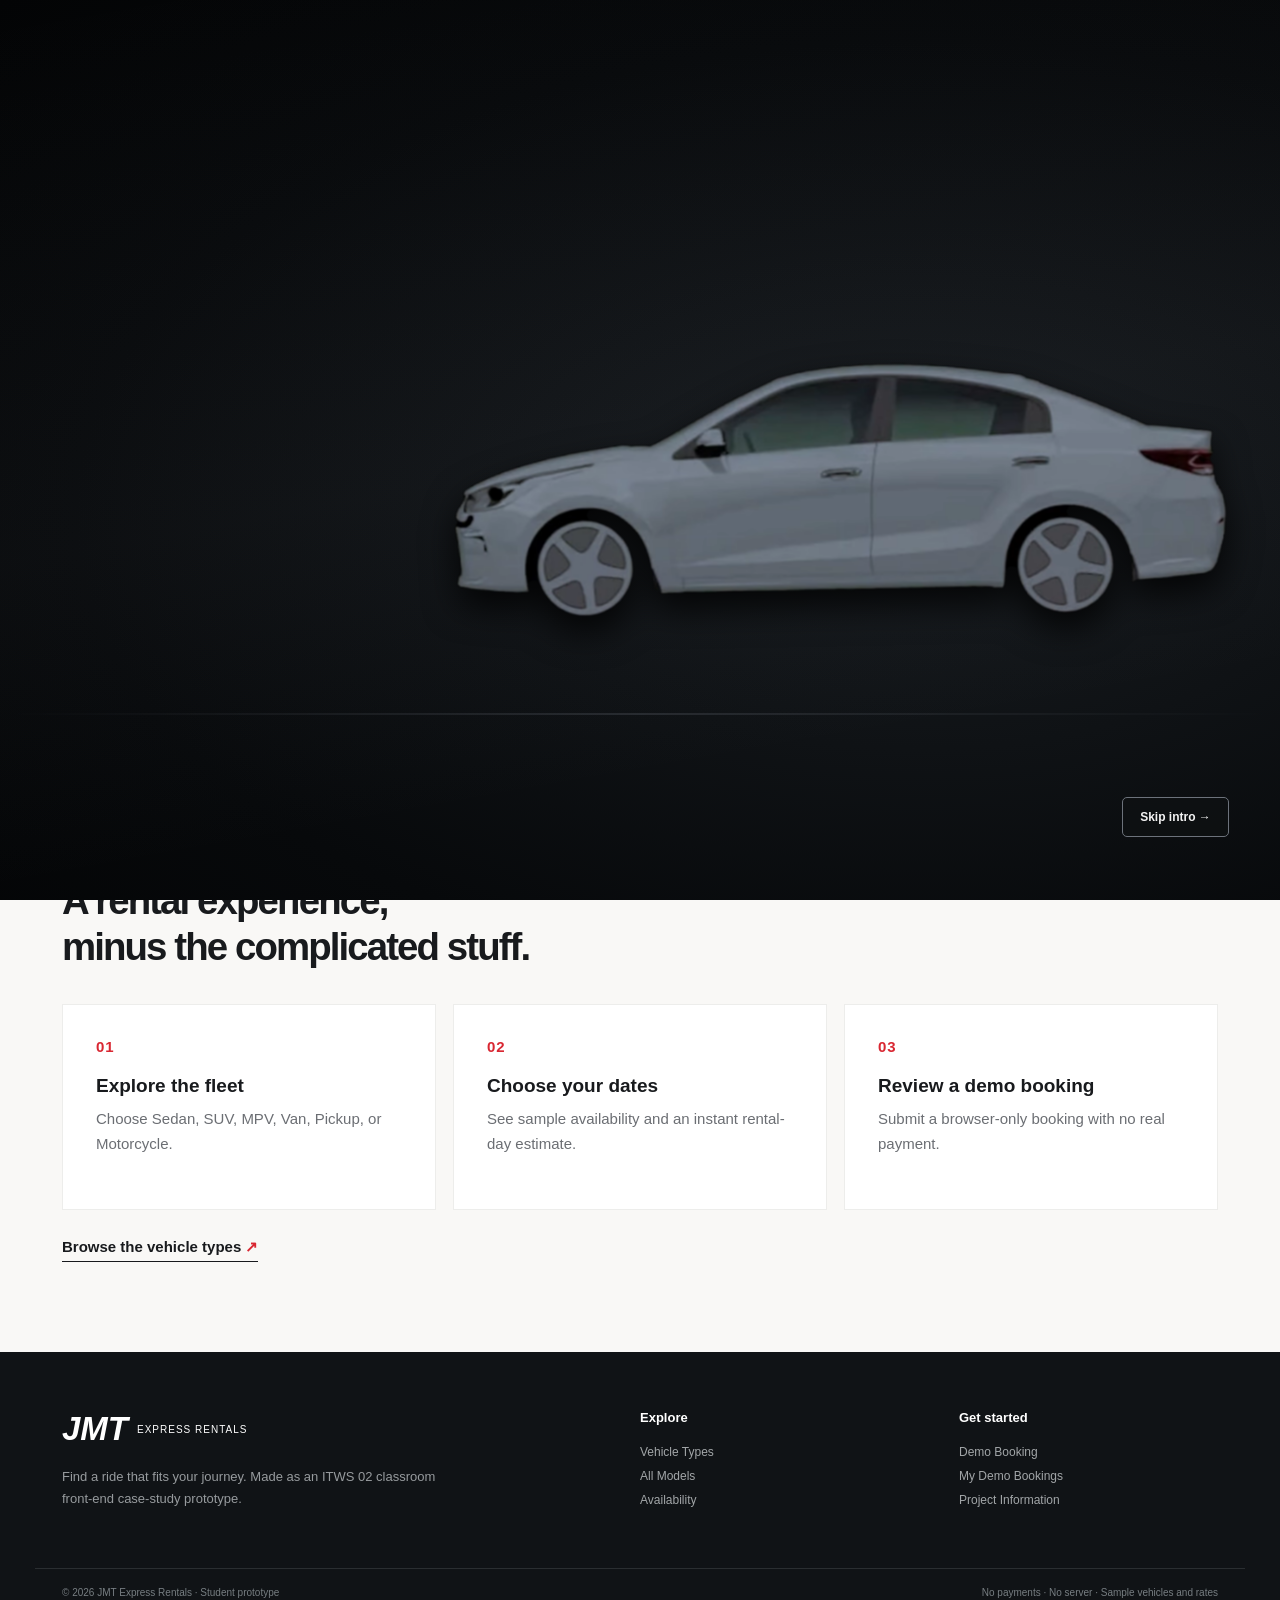
<file: index.html>
<!DOCTYPE html>
<html lang="en">

<head>
  <meta charset="UTF-8">
  <meta name="viewport" content="width=device-width,initial-scale=1">
  <meta name="theme-color" content="#101316">
  <meta name="description"
    content="JMT Express Rentals classroom vehicle-booking website prototype, no live payments or reservations.">
  <title>Home · JMT Express Rentals</title>
  <link rel="stylesheet" href="css/style.css">
  <script defer src="js/script.js"></script>
</head>

<body data-page="home"><a href="#main" class="skip-link">Skip to content</a>
  <header class="site-header">
    <div class="nav-wrap container">
      <a href="index.html" class="brand" aria-label="JMT Express Rentals home"><span class="brand-bars">///</span><span
          class="brand-name"><b>JMT</b><small>EXPRESS RENTALS</small></span></a>
      <button type="button" id="menu-toggle" class="menu-toggle" aria-label="Toggle navigation" aria-expanded="false"
        aria-controls="site-nav"><span></span><span></span><span></span></button>
      <nav id="site-nav" class="site-nav" aria-label="Main navigation"><a class="is-current" href="index.html"
          aria-current="page">Home</a><a class="" href="categories.html">Vehicle Types</a><a class=""
          href="vehicles.html">Showroom</a><a class="" href="availability.html">Availability</a><a class=""
          href="booking.html">Book a Ride</a><a class="" href="reservations.html">My Bookings</a><a class=""
          href="about.html">About</a></nav>
    </div>
  </header>
  <main id="main">
    <div class="intro" id="intro" aria-label="JMT Express cinematic introduction">
      <div class="intro-cover" id="intro-cover" aria-hidden="true">
        <div class="intro-road"></div>
      </div>
      <div class="intro-lightwash" aria-hidden="true"></div>
      <div class="intro-brand-reveal" aria-hidden="true">
        <div class="intro-brand-mark"><span class="intro-brand-bars">///</span><span
            class="intro-brand-name"><strong>JMT</strong><small>EXPRESS RENTALS</small></span></div>
        <p class="intro-brand-line">YOUR JOURNEY<br>STARTS HERE<span>.</span></p>
        <span class="intro-brand-tag">THE ROAD IS YOURS</span>
      </div>
      <div class="intro-car-shell" id="intro-car-shell" aria-hidden="true">
        <div class="intro-beam"></div>
        <div class="intro-lamp-glow intro-lamp-main"></div>
        <div class="intro-lamp-glow intro-lamp-secondary"></div>
        <img class="intro-car-fallback" src="images/intro-graphite-sedan.png" alt="">
        <video class="intro-car-video" id="intro-car-video" muted playsinline loop preload="auto"
          poster="images/intro-graphite-sedan.png">
          <source src="images/intro-graphite-sedan.webm" type="video/webm">
        </video>
      </div>
      <button class="intro-skip" id="skip-intro" type="button">Skip intro →</button>
    </div>
    <section class="home-hero">
      <div class="container hero-layout">
        <div class="hero-copy">
          <p class="eyebrow">VEHICLE & MOTORCYCLE RENTALS</p>
          <h1>FIND THE RIDE<br>THAT FITS <em>YOUR</em><br>JOURNEY<span class="red">.</span></h1>
          <p class="hero-lede">From quick city trips to weekend escapes. Choose your vehicle, check your dates, and make
            a demo rental request in a few steps.</p>
          <div class="hero-actions"><a class="button button-red" href="categories.html">Explore vehicles
              <span>↗</span></a><a class="button button-ghost" href="booking.html">Book a ride <span>→</span></a></div>
          <p class="tiny-note">Sample showroom · No payments · No actual reservations</p>
        </div>
        <div class="hero-stage"><span class="hero-stage-label">THE JOURNEY STARTS HERE / 2026</span>
          <div class="hero-halo"></div><img src="images/intro-red-sedan.png" class="hero-feature-car"
            alt="Red sedan promotional illustration in the JMT Express homepage" /><span class="hero-stage-index">01 /
            JMT</span>
        </div>
      </div>
      <div class="home-bottom container"><span>BUILT FOR WHEREVER YOU'RE GOING</span><button type="button"
          class="replay-link" id="replay-intro">↻ Replay opening</button></div>
    </section>
    <section class="home-short">
      <div class="container">
        <div class="home-short-head">
          <p class="eyebrow">HOW IT WORKS</p>
          <h2>A rental experience,<br>minus the complicated stuff.</h2>
        </div>
        <div class="three-steps">
          <article><span>01</span>
            <h3>Explore the fleet</h3>
            <p>Choose Sedan, SUV, MPV, Van, Pickup, or Motorcycle.</p>
          </article>
          <article><span>02</span>
            <h3>Choose your dates</h3>
            <p>See sample availability and an instant rental-day estimate.</p>
          </article>
          <article><span>03</span>
            <h3>Review a demo booking</h3>
            <p>Submit a browser-only booking with no real payment.</p>
          </article>
        </div><a href="categories.html" class="text-arrow">Browse the vehicle types <span>↗</span></a>
      </div>
    </section>
  </main>
  <footer class="site-footer">
    <div class="container footer-grid">
      <div>
        <div class="footer-logo"><b>JMT</b><span>EXPRESS RENTALS</span></div>
        <p>Find a ride that fits your journey. Made as an ITWS 02 classroom front-end case-study prototype.</p>
      </div>
      <div><b>Explore</b><a href="categories.html">Vehicle Types</a><a href="vehicles.html">All Models</a><a
          href="availability.html">Availability</a></div>
      <div><b>Get started</b><a href="booking.html">Demo Booking</a><a href="reservations.html">My Demo Bookings</a><a
          href="about.html">Project Information</a></div>
    </div>
    <div class="footer-bottom container"><span>© 2026 JMT Express Rentals · Student prototype</span><span>No payments ·
        No server · Sample vehicles and rates</span></div>
  </footer>
  <div class="toast" id="toast" role="status" aria-live="polite"></div>
</body>

</html>
</file>
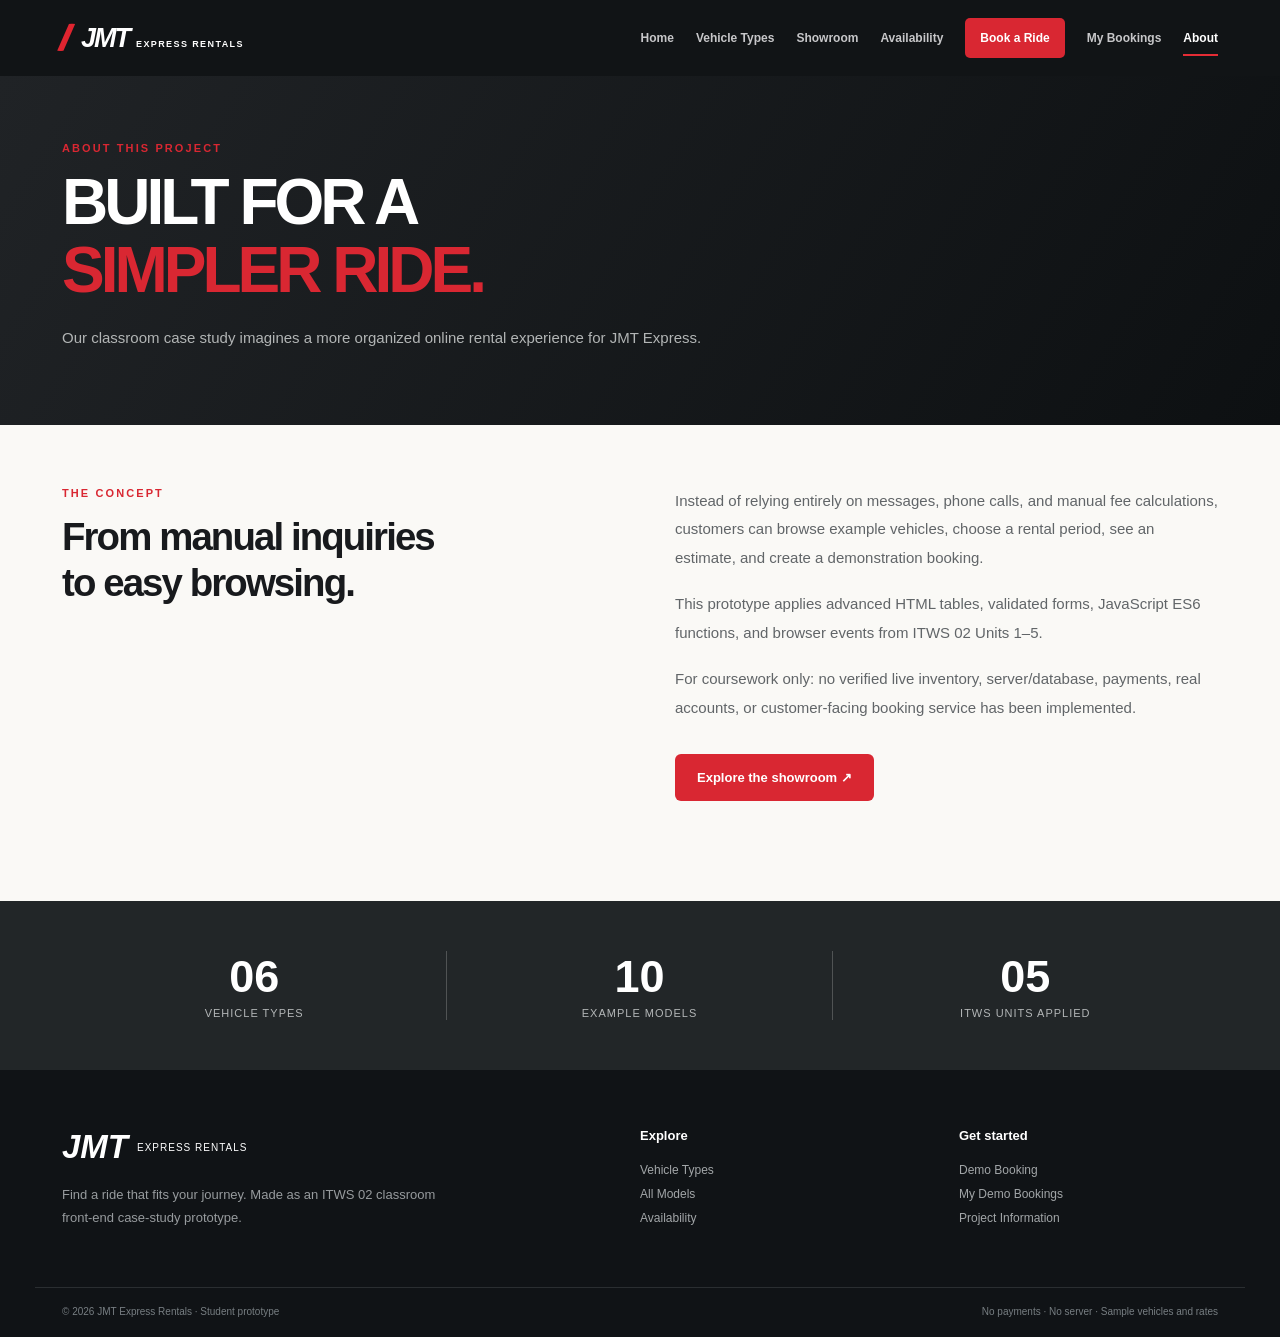
<file: about.html>
<!DOCTYPE html>
<html lang="en">

<head>
    <meta charset="UTF-8">
    <meta name="viewport" content="width=device-width,initial-scale=1">
    <meta name="theme-color" content="#101316">
    <meta name="description"
        content="JMT Express Rentals classroom vehicle-booking website prototype, no live payments or reservations.">
    <title>About the Project · JMT Express Rentals</title>
    <link rel="stylesheet" href="css/style.css">
    <script defer src="js/script.js"></script>
</head>

<body data-page="about"><a href="#main" class="skip-link">Skip to content</a>
    <header class="site-header">
        <div class="nav-wrap container">
            <a href="index.html" class="brand" aria-label="JMT Express Rentals home"><span
                    class="brand-bars">///</span><span class="brand-name"><b>JMT</b><small>EXPRESS
                        RENTALS</small></span></a>
            <button type="button" id="menu-toggle" class="menu-toggle" aria-label="Toggle navigation"
                aria-expanded="false" aria-controls="site-nav"><span></span><span></span><span></span></button>
            <nav id="site-nav" class="site-nav" aria-label="Main navigation"><a class="" href="index.html">Home</a><a
                    class="" href="categories.html">Vehicle Types</a><a class="" href="vehicles.html">Showroom</a><a
                    class="" href="availability.html">Availability</a><a class="" href="booking.html">Book a Ride</a><a
                    class="" href="reservations.html">My Bookings</a><a class="is-current" href="about.html"
                    aria-current="page">About</a></nav>
        </div>
    </header>
    <main id="main">
        <section class="page-intro dark-intro">
            <div class="container">
                <p class="eyebrow">ABOUT THIS PROJECT</p>
                <h1>BUILT FOR A<br><em>SIMPLER RIDE.</em></h1>
                <p>Our classroom case study imagines a more organized online rental experience for JMT Express.</p>
            </div>
        </section>
        <section class="about-section">
            <div class="container about-layout">
                <div>
                    <p class="eyebrow">THE CONCEPT</p>
                    <h2>From manual inquiries<br>to easy browsing.</h2>
                </div>
                <div>
                    <p>Instead of relying entirely on messages, phone calls, and manual fee calculations, customers can
                        browse example vehicles, choose a rental period, see an estimate, and create a demonstration
                        booking.</p>
                    <p>This prototype applies advanced HTML tables, validated forms, JavaScript ES6 functions, and
                        browser events from ITWS 02 Units 1–5.</p>
                    <p>For coursework only: no verified live inventory, server/database, payments, real accounts, or
                        customer-facing booking service has been implemented.</p><a href="categories.html"
                        class="button button-red">Explore the showroom ↗</a>
                </div>
            </div>
        </section>
        <section class="about-stats">
            <div class="container about-stat-grid">
                <div><strong>06</strong><span>VEHICLE TYPES</span></div>
                <div><strong>10</strong><span>EXAMPLE MODELS</span></div>
                <div><strong>05</strong><span>ITWS UNITS APPLIED</span></div>
            </div>
        </section>
    </main>
    <footer class="site-footer">
        <div class="container footer-grid">
            <div>
                <div class="footer-logo"><b>JMT</b><span>EXPRESS RENTALS</span></div>
                <p>Find a ride that fits your journey. Made as an ITWS 02 classroom front-end case-study prototype.</p>
            </div>
            <div><b>Explore</b><a href="categories.html">Vehicle Types</a><a href="vehicles.html">All Models</a><a
                    href="availability.html">Availability</a></div>
            <div><b>Get started</b><a href="booking.html">Demo Booking</a><a href="reservations.html">My Demo
                    Bookings</a><a href="about.html">Project Information</a></div>
        </div>
        <div class="footer-bottom container"><span>© 2026 JMT Express Rentals · Student prototype</span><span>No
                payments · No server · Sample vehicles and rates</span></div>
    </footer>
    <div class="toast" id="toast" role="status" aria-live="polite"></div>
</body>

</html>
</file>
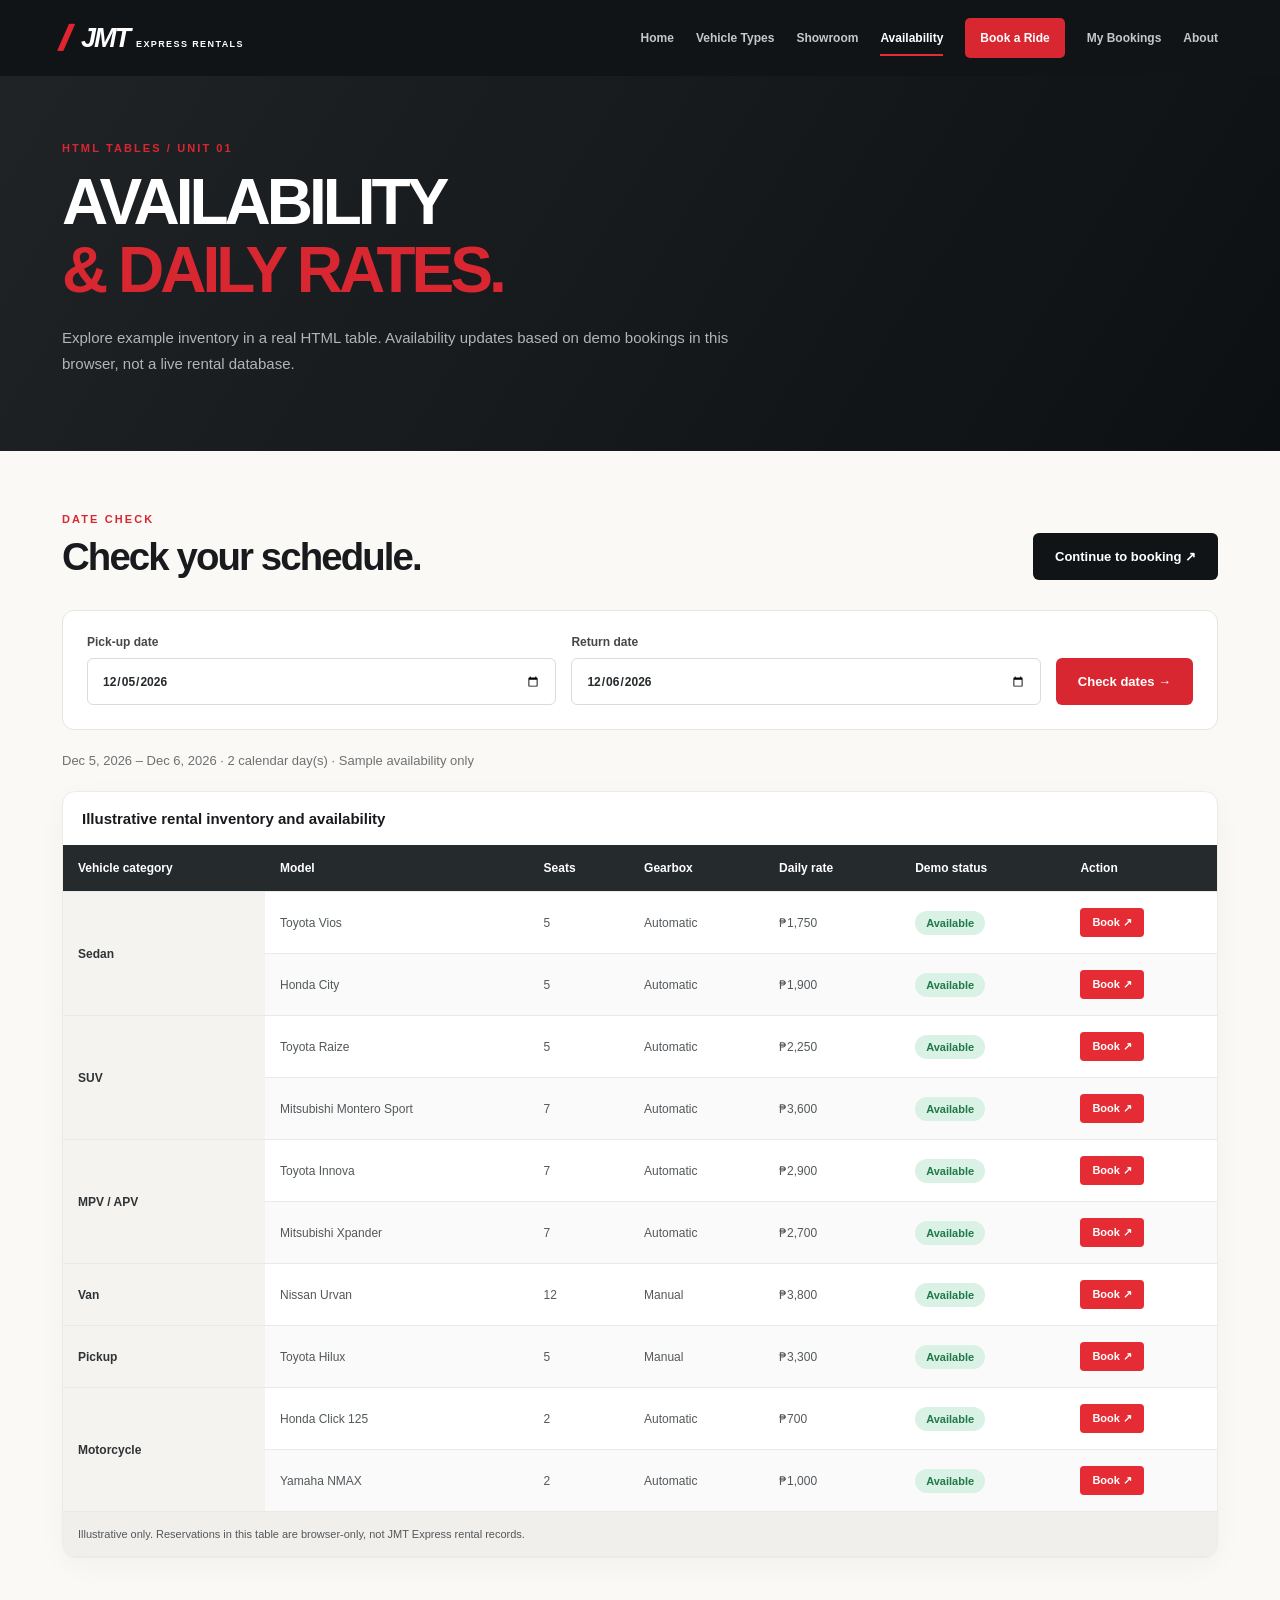
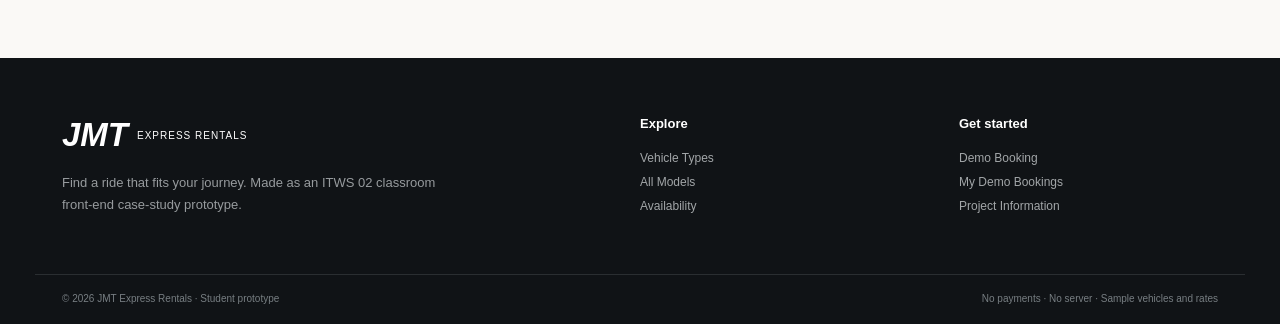
<file: availability.html>
<!DOCTYPE html>
<html lang="en">

<head>
    <meta charset="UTF-8">
    <meta name="viewport" content="width=device-width,initial-scale=1">
    <meta name="theme-color" content="#101316">
    <meta name="description"
        content="JMT Express Rentals classroom vehicle-booking website prototype, no live payments or reservations.">
    <title>Availability · JMT Express Rentals</title>
    <link rel="stylesheet" href="css/style.css">
    <script defer src="js/script.js"></script>
</head>

<body data-page="availability"><a href="#main" class="skip-link">Skip to content</a>
    <header class="site-header">
        <div class="nav-wrap container">
            <a href="index.html" class="brand" aria-label="JMT Express Rentals home"><span
                    class="brand-bars">///</span><span class="brand-name"><b>JMT</b><small>EXPRESS
                        RENTALS</small></span></a>
            <button type="button" id="menu-toggle" class="menu-toggle" aria-label="Toggle navigation"
                aria-expanded="false" aria-controls="site-nav"><span></span><span></span><span></span></button>
            <nav id="site-nav" class="site-nav" aria-label="Main navigation"><a class="" href="index.html">Home</a><a
                    class="" href="categories.html">Vehicle Types</a><a class="" href="vehicles.html">Showroom</a><a
                    class="is-current" href="availability.html" aria-current="page">Availability</a><a class=""
                    href="booking.html">Book a Ride</a><a class="" href="reservations.html">My Bookings</a><a class=""
                    href="about.html">About</a></nav>
        </div>
    </header>
    <main id="main">
        <section class="page-intro dark-intro">
            <div class="container">
                <p class="eyebrow">HTML TABLES / UNIT 01</p>
                <h1>AVAILABILITY<br><em>& DAILY RATES.</em></h1>
                <p>Explore example inventory in a real HTML table. Availability updates based on demo bookings in this
                    browser, not a live rental database.</p>
            </div>
        </section>
        <section class="availability-section">
            <div class="container">
                <div class="section-top">
                    <div>
                        <p class="eyebrow">DATE CHECK</p>
                        <h2>Check your schedule.</h2>
                    </div><a href="booking.html" class="button button-dark">Continue to booking ↗</a>
                </div>
                <form id="availability-form" class="availability-controls"><label>Pick-up date<input type="date"
                            id="availability-start" required></label><label>Return date<input type="date"
                            id="availability-end" required></label><button class="button button-red" type="submit">Check
                        dates →</button></form>
                <p id="availability-caption" class="availability-note"></p>
                <div class="table-scroll">
                    <table class="data-table">
                        <caption>Illustrative rental inventory and availability</caption>
                        <thead>
                            <tr>
                                <th scope="col">Vehicle category</th>
                                <th scope="col">Model</th>
                                <th scope="col">Seats</th>
                                <th scope="col">Gearbox</th>
                                <th scope="col">Daily rate</th>
                                <th scope="col">Demo status</th>
                                <th scope="col">Action</th>
                            </tr>
                        </thead>
                        <tbody id="availability-body"></tbody>
                        <tfoot>
                            <tr>
                                <td colspan="7">Illustrative only. Reservations in this table are browser-only, not JMT
                                    Express rental records.</td>
                            </tr>
                        </tfoot>
                    </table>
                </div>
            </div>
        </section>
    </main>
    <footer class="site-footer">
        <div class="container footer-grid">
            <div>
                <div class="footer-logo"><b>JMT</b><span>EXPRESS RENTALS</span></div>
                <p>Find a ride that fits your journey. Made as an ITWS 02 classroom front-end case-study prototype.</p>
            </div>
            <div><b>Explore</b><a href="categories.html">Vehicle Types</a><a href="vehicles.html">All Models</a><a
                    href="availability.html">Availability</a></div>
            <div><b>Get started</b><a href="booking.html">Demo Booking</a><a href="reservations.html">My Demo
                    Bookings</a><a href="about.html">Project Information</a></div>
        </div>
        <div class="footer-bottom container"><span>© 2026 JMT Express Rentals · Student prototype</span><span>No
                payments · No server · Sample vehicles and rates</span></div>
    </footer>
    <div class="toast" id="toast" role="status" aria-live="polite"></div>
</body>

</html>
</file>
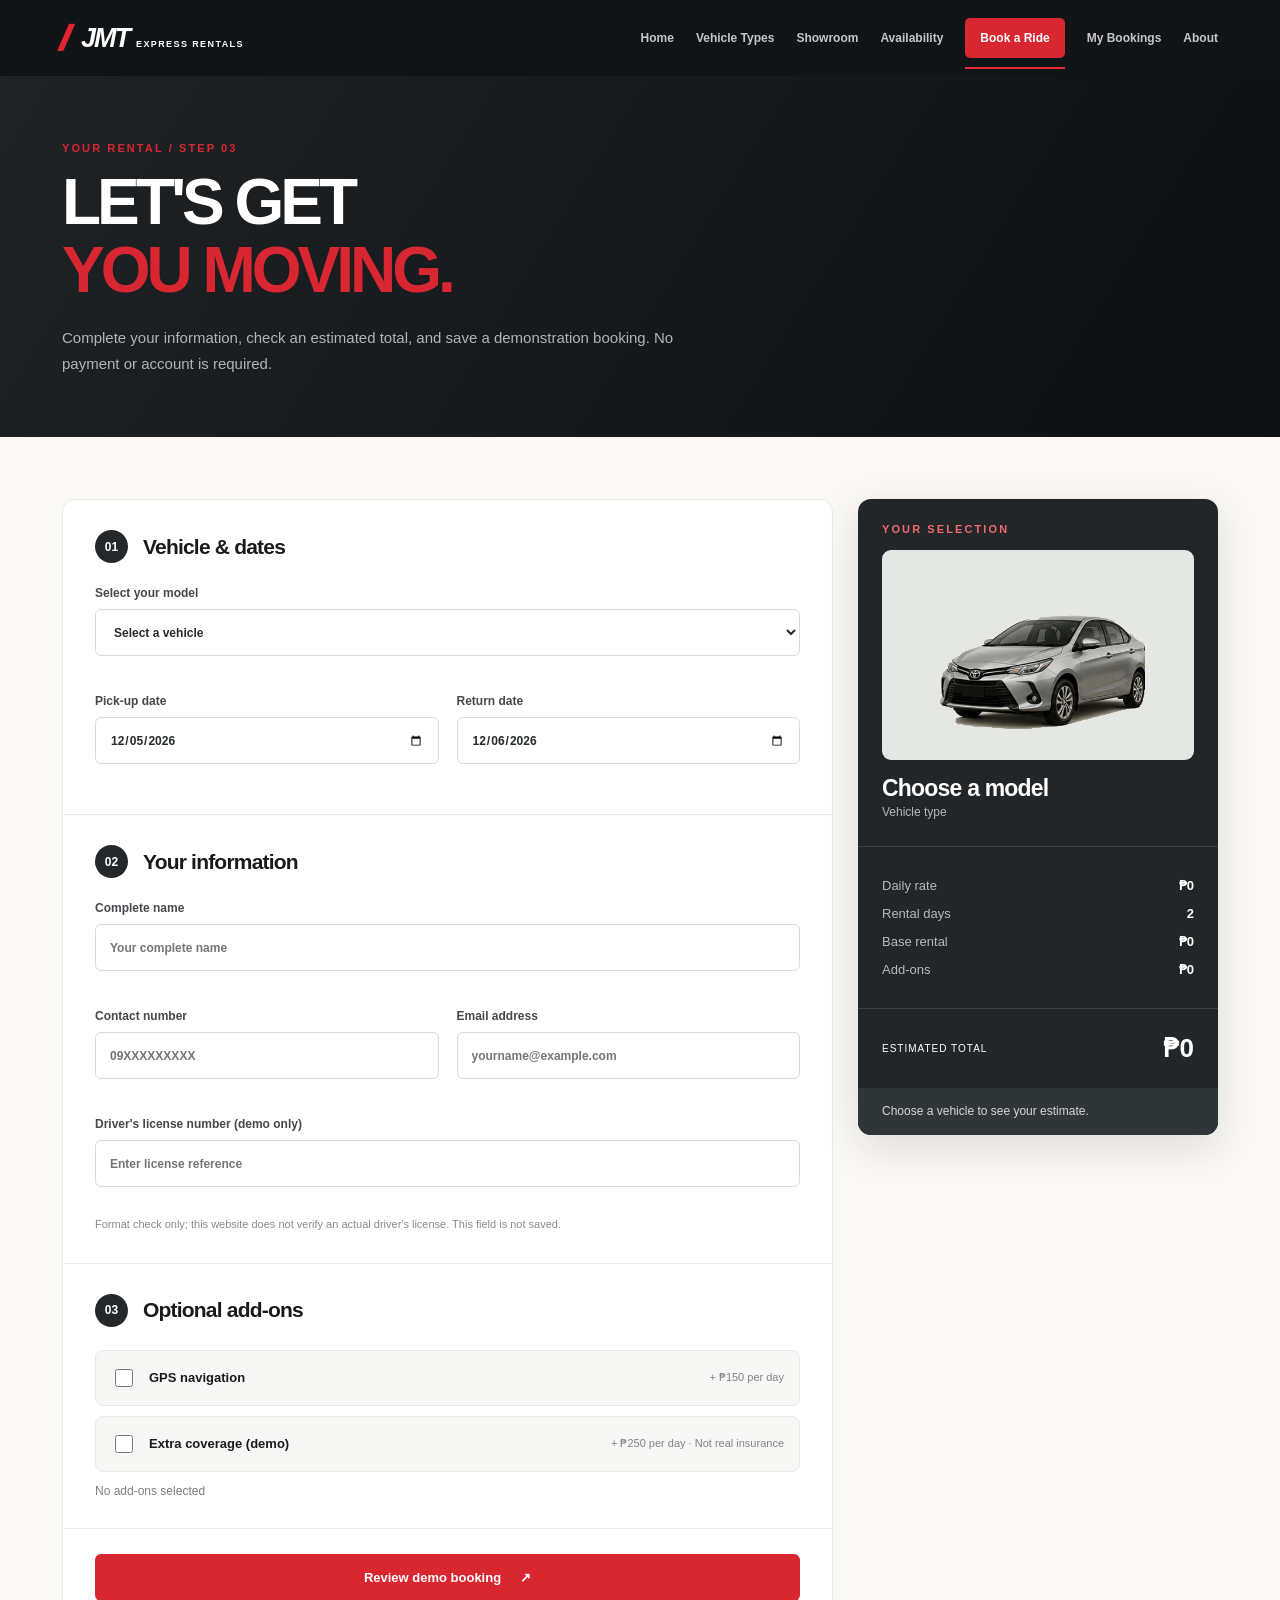
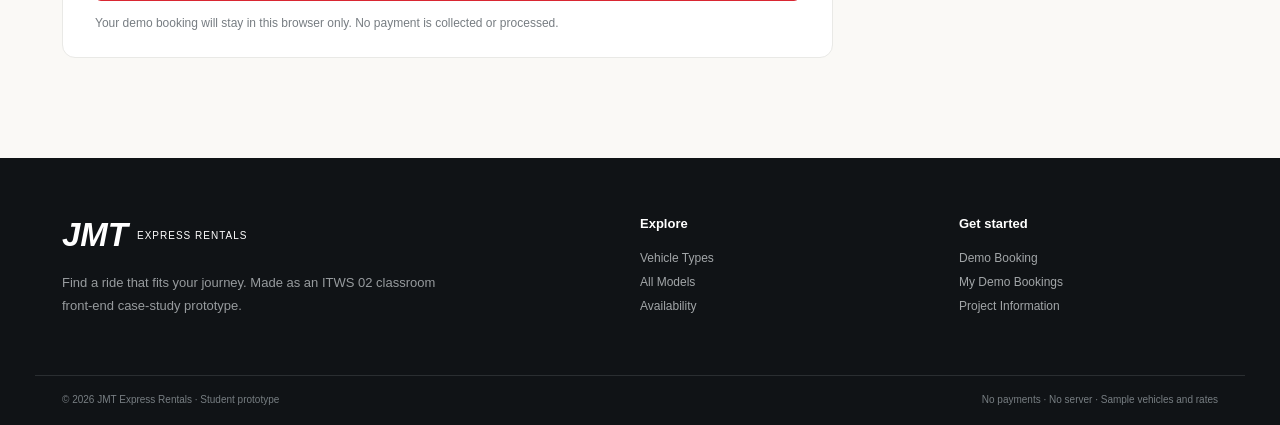
<file: booking.html>
<!DOCTYPE html>
<html lang="en">

<head>
    <meta charset="UTF-8">
    <meta name="viewport" content="width=device-width,initial-scale=1">
    <meta name="theme-color" content="#101316">
    <meta name="description"
        content="JMT Express Rentals classroom vehicle-booking website prototype, no live payments or reservations.">
    <title>Book a Ride · JMT Express Rentals</title>
    <link rel="stylesheet" href="css/style.css">
    <script defer src="js/script.js"></script>
</head>

<body data-page="booking"><a href="#main" class="skip-link">Skip to content</a>
    <header class="site-header">
        <div class="nav-wrap container">
            <a href="index.html" class="brand" aria-label="JMT Express Rentals home"><span
                    class="brand-bars">///</span><span class="brand-name"><b>JMT</b><small>EXPRESS
                        RENTALS</small></span></a>
            <button type="button" id="menu-toggle" class="menu-toggle" aria-label="Toggle navigation"
                aria-expanded="false" aria-controls="site-nav"><span></span><span></span><span></span></button>
            <nav id="site-nav" class="site-nav" aria-label="Main navigation"><a class="" href="index.html">Home</a><a
                    class="" href="categories.html">Vehicle Types</a><a class="" href="vehicles.html">Showroom</a><a
                    class="" href="availability.html">Availability</a><a class="is-current" href="booking.html"
                    aria-current="page">Book a Ride</a><a class="" href="reservations.html">My Bookings</a><a class=""
                    href="about.html">About</a></nav>
        </div>
    </header>
    <main id="main">
        <section class="page-intro dark-intro booking-intro">
            <div class="container">
                <p class="eyebrow">YOUR RENTAL / STEP 03</p>
                <h1>LET'S GET<br><em>YOU MOVING.</em></h1>
                <p>Complete your information, check an estimated total, and save a demonstration booking. No payment or
                    account is required.</p>
            </div>
        </section>
        <section class="booking-section">
            <div class="container">
                <div class="booking-layout">
                    <form id="booking-form" class="booking-form">
                        <section class="form-block">
                            <div class="form-block-title"><span>01</span>
                                <h2>Vehicle & dates</h2>
                            </div>
                            <div class="form-grid"><label class="wide">Select your model<select id="booking-vehicle"
                                        name="vehicle" required>
                                        <option value="">Select a vehicle</option>
                                    </select></label><label>Pick-up date<input id="booking-start" name="startDate"
                                        type="date" required></label><label>Return date<input id="booking-end"
                                        name="endDate" type="date" required></label></div>
                        </section>
                        <section class="form-block">
                            <div class="form-block-title"><span>02</span>
                                <h2>Your information</h2>
                            </div>
                            <div class="form-grid"><label class="wide">Complete name<input id="customer-name"
                                        name="fullName" type="text" placeholder="Your complete name" autocomplete="name"
                                        maxlength="70" required></label><label>Contact number<input id="customer-phone"
                                        name="phone" type="tel" placeholder="09XXXXXXXXX" inputmode="tel"
                                        pattern="09[0-9]{9}"
                                        title="Enter an 11-digit Philippine number starting with 09"
                                        required></label><label>Email address<input id="customer-email" name="email"
                                        type="email" placeholder="yourname@example.com" autocomplete="email"
                                        required></label><label class="wide">Driver's license number (demo only)<input
                                        id="customer-license" name="license" type="text"
                                        placeholder="Enter license reference" minlength="5" maxlength="24"
                                        pattern="[A-Za-z0-9-]{5,24}" title="5–24 letters, numbers or hyphens"
                                        required><small>Format check only; this website does not verify an actual
                                        driver's license. This field is not saved.</small></label></div>
                        </section>
                        <section class="form-block">
                            <div class="form-block-title"><span>03</span>
                                <h2>Optional add-ons</h2>
                            </div>
                            <div class="addons"><label class="check-row"><input type="checkbox"
                                        id="addon-gps"><span><b>GPS navigation</b><small>+ ₱150 per
                                            day</small></span></label><label class="check-row"><input type="checkbox"
                                        id="addon-cover"><span><b>Extra coverage (demo)</b><small>+ ₱250 per day · Not
                                            real insurance</small></span></label><label class="check-row"
                                    id="helmet-row" hidden><input type="checkbox"
                                        id="addon-helmet"><span><b>Helmet</b><small>+ ₱50 per day</small></span></label>
                            </div>
                        </section>
                        <p id="booking-error" class="form-error" role="alert" hidden></p><button type="submit"
                            class="button button-red submit-button">Review demo booking <span>↗</span></button>
                        <p class="fine-print">Your demo booking will stay in this browser only. No payment is collected
                            or processed.</p>
                    </form>
                    <aside class="booking-summary" aria-label="Live booking summary">
                        <div class="summary-top">
                            <p class="eyebrow">YOUR SELECTION</p>
                            <div class="summary-img"><img id="booking-photo" src="images/vios-cutout.png"
                                    alt="Selected vehicle"></div>
                            <h2 id="booking-model">Choose a model</h2>
                            <p id="booking-category">Vehicle type</p>
                        </div>
                        <div class="summary-items">
                            <div><span>Daily rate</span><strong id="s-rate">₱0</strong></div>
                            <div><span>Rental days</span><strong id="s-days">—</strong></div>
                            <div><span>Base rental</span><strong id="s-base">₱0</strong></div>
                            <div><span>Add-ons</span><strong id="s-addons">₱0</strong></div>
                        </div>
                        <div class="summary-total"><span>ESTIMATED TOTAL</span><strong id="s-total">₱0</strong></div>
                        <p class="summary-status" id="s-status">Select your vehicle and dates.</p>
                    </aside>
                </div>
            </div>
        </section>
        <dialog id="review-dialog" class="review-dialog"><button type="button" class="dialog-x" data-close-dialog
                aria-label="Close review">×</button>
            <p class="eyebrow">FINAL REVIEW</p>
            <h2>Check your demo booking</h2>
            <dl id="review-list" class="review-list"></dl>
            <p class="review-disclaimer">This is not a confirmed real-world rental and does not contact JMT Express.</p>
            <div class="dialog-buttons"><button class="button button-ghost-dark" data-close-dialog type="button">Edit
                    booking</button><button id="confirm-booking" class="button button-red" type="button">Confirm demo
                    booking</button></div>
        </dialog>
    </main>
    <footer class="site-footer">
        <div class="container footer-grid">
            <div>
                <div class="footer-logo"><b>JMT</b><span>EXPRESS RENTALS</span></div>
                <p>Find a ride that fits your journey. Made as an ITWS 02 classroom front-end case-study prototype.</p>
            </div>
            <div><b>Explore</b><a href="categories.html">Vehicle Types</a><a href="vehicles.html">All Models</a><a
                    href="availability.html">Availability</a></div>
            <div><b>Get started</b><a href="booking.html">Demo Booking</a><a href="reservations.html">My Demo
                    Bookings</a><a href="about.html">Project Information</a></div>
        </div>
        <div class="footer-bottom container"><span>© 2026 JMT Express Rentals · Student prototype</span><span>No
                payments · No server · Sample vehicles and rates</span></div>
    </footer>
    <div class="toast" id="toast" role="status" aria-live="polite"></div>
</body>

</html>
</file>
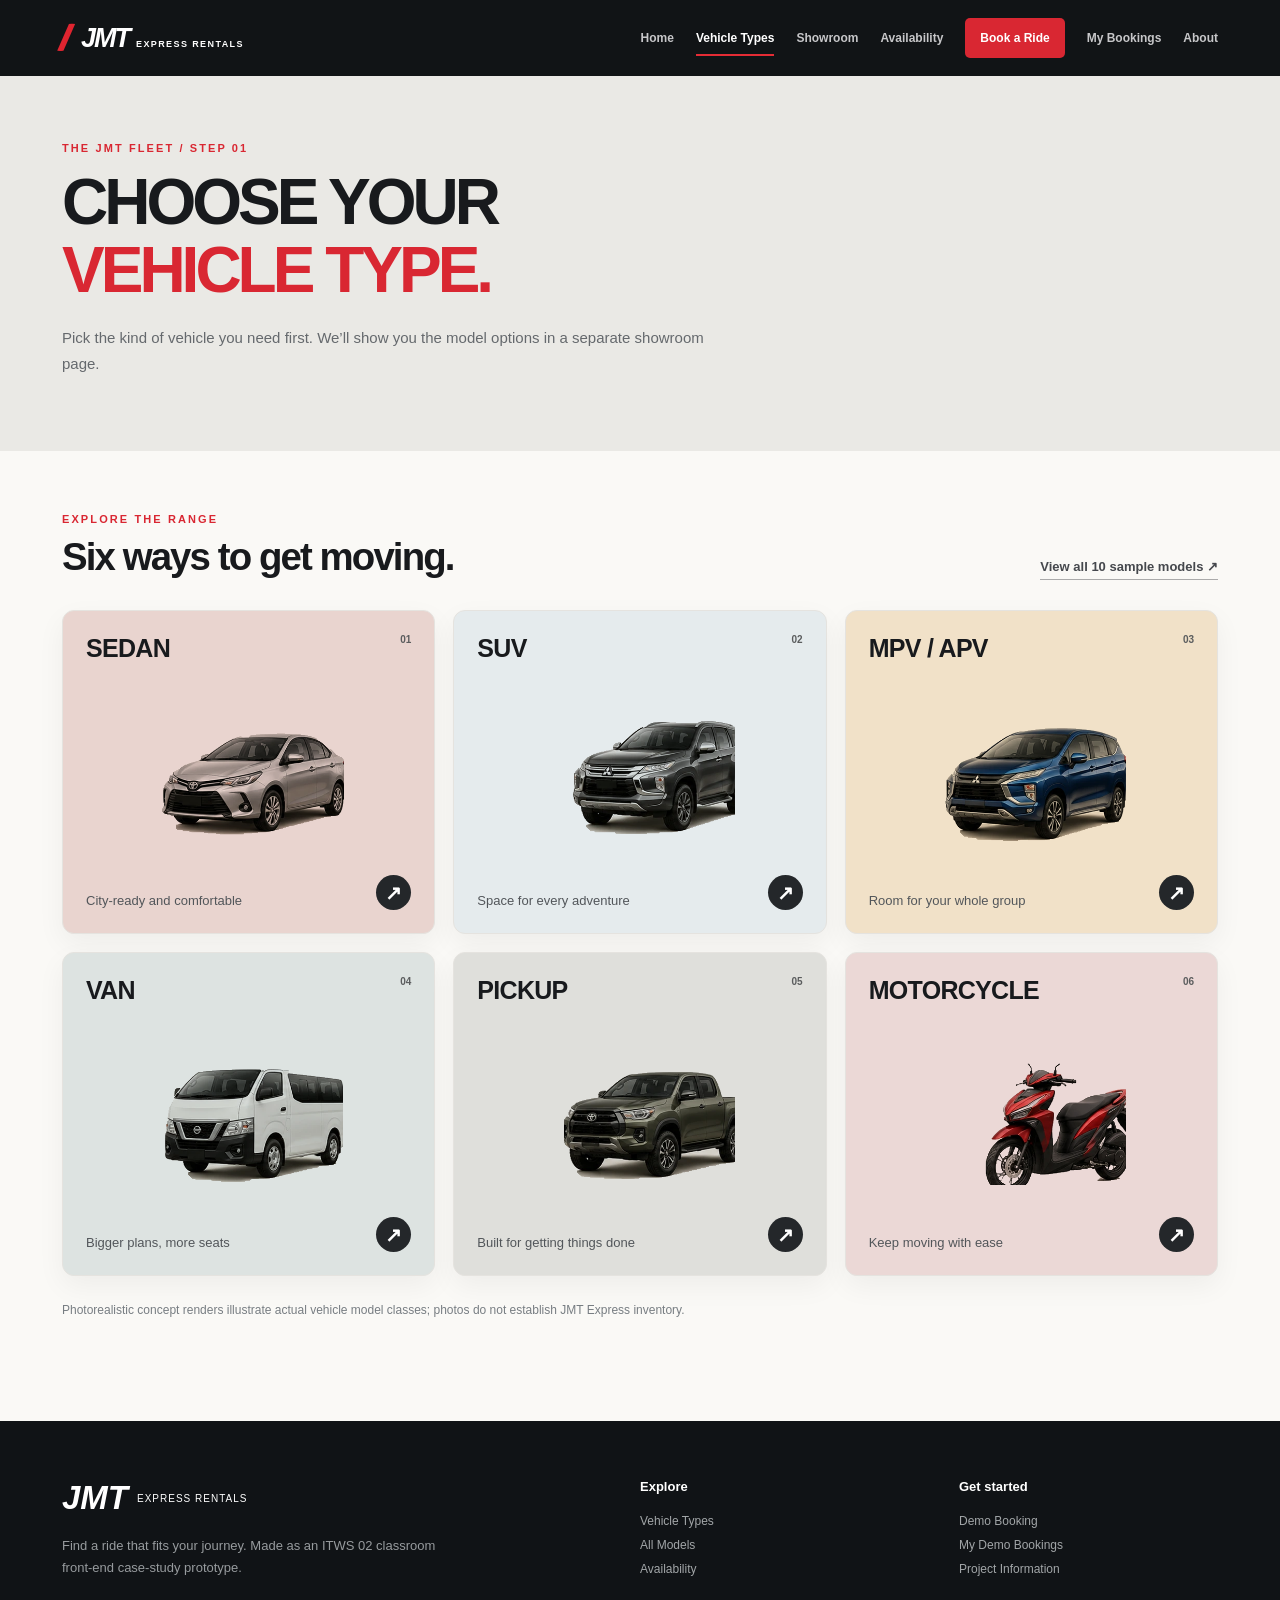
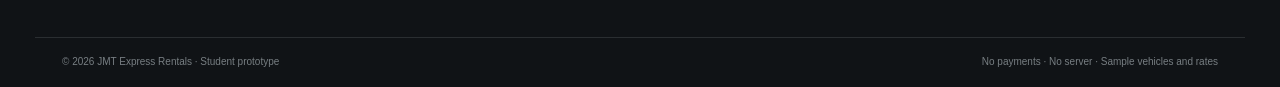
<file: categories.html>
<!DOCTYPE html>
<html lang="en">

<head>
    <meta charset="UTF-8">
    <meta name="viewport" content="width=device-width,initial-scale=1">
    <meta name="theme-color" content="#101316">
    <meta name="description"
        content="JMT Express Rentals classroom vehicle-booking website prototype, no live payments or reservations.">
    <title>Choose Your Vehicle Type · JMT Express Rentals</title>
    <link rel="stylesheet" href="css/style.css">
    <script defer src="js/script.js"></script>
</head>

<body data-page="categories"><a href="#main" class="skip-link">Skip to content</a>
    <header class="site-header">
        <div class="nav-wrap container">
            <a href="index.html" class="brand" aria-label="JMT Express Rentals home"><span
                    class="brand-bars">///</span><span class="brand-name"><b>JMT</b><small>EXPRESS
                        RENTALS</small></span></a>
            <button type="button" id="menu-toggle" class="menu-toggle" aria-label="Toggle navigation"
                aria-expanded="false" aria-controls="site-nav"><span></span><span></span><span></span></button>
            <nav id="site-nav" class="site-nav" aria-label="Main navigation"><a class="" href="index.html">Home</a><a
                    class="is-current" href="categories.html" aria-current="page">Vehicle Types</a><a class=""
                    href="vehicles.html">Showroom</a><a class="" href="availability.html">Availability</a><a class=""
                    href="booking.html">Book a Ride</a><a class="" href="reservations.html">My Bookings</a><a class=""
                    href="about.html">About</a></nav>
        </div>
    </header>
    <main id="main">
        <section class="page-intro light-intro">
            <div class="container">
                <p class="eyebrow">THE JMT FLEET / STEP 01</p>
                <h1>CHOOSE YOUR<br><em>VEHICLE TYPE.</em></h1>
                <p>Pick the kind of vehicle you need first. We’ll show you the model options in a separate showroom
                    page.</p>
            </div>
        </section>
        <section class="categories-section">
            <div class="container">
                <div class="section-top">
                    <div>
                        <p class="eyebrow">EXPLORE THE RANGE</p>
                        <h2>Six ways to get moving.</h2>
                    </div><a class="quiet-link" href="vehicles.html">View all 10 sample models ↗</a>
                </div>
                <div class="category-grid" id="category-grid">
                    <p>Loading categories...</p>
                </div>
                <p class="fine-print">Photorealistic concept renders illustrate actual vehicle model classes; photos do
                    not establish JMT Express inventory.</p>
            </div>
        </section>
    </main>
    <footer class="site-footer">
        <div class="container footer-grid">
            <div>
                <div class="footer-logo"><b>JMT</b><span>EXPRESS RENTALS</span></div>
                <p>Find a ride that fits your journey. Made as an ITWS 02 classroom front-end case-study prototype.</p>
            </div>
            <div><b>Explore</b><a href="categories.html">Vehicle Types</a><a href="vehicles.html">All Models</a><a
                    href="availability.html">Availability</a></div>
            <div><b>Get started</b><a href="booking.html">Demo Booking</a><a href="reservations.html">My Demo
                    Bookings</a><a href="about.html">Project Information</a></div>
        </div>
        <div class="footer-bottom container"><span>© 2026 JMT Express Rentals · Student prototype</span><span>No
                payments · No server · Sample vehicles and rates</span></div>
    </footer>
    <div class="toast" id="toast" role="status" aria-live="polite"></div>
</body>

</html>
</file>
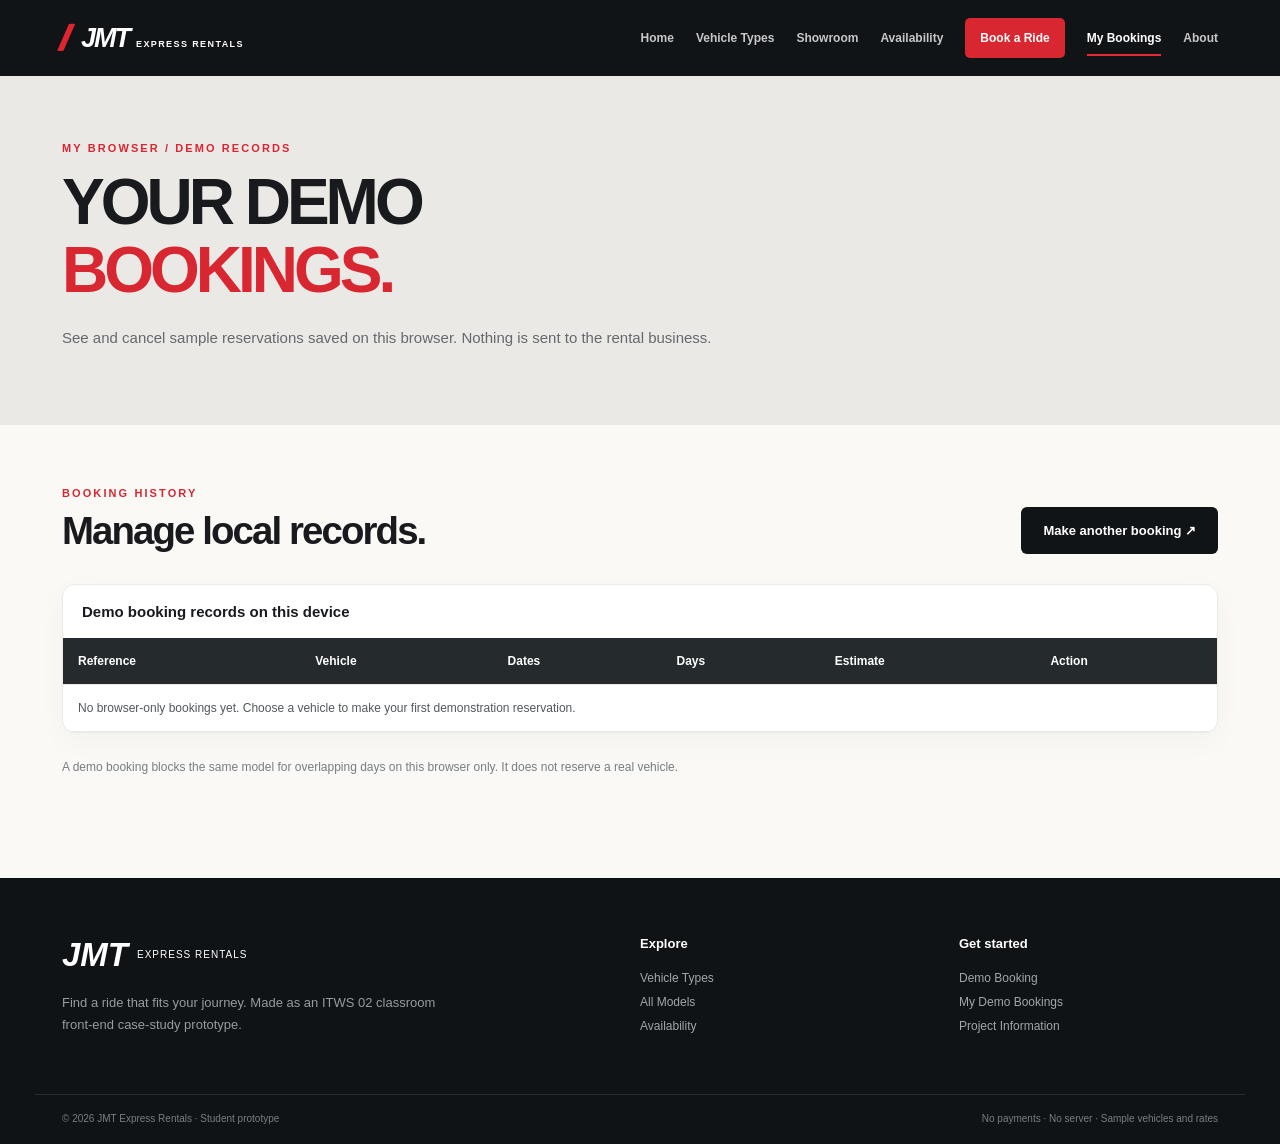
<file: reservations.html>
<!DOCTYPE html>
<html lang="en">

<head>
    <meta charset="UTF-8">
    <meta name="viewport" content="width=device-width,initial-scale=1">
    <meta name="theme-color" content="#101316">
    <meta name="description"
        content="JMT Express Rentals classroom vehicle-booking website prototype, no live payments or reservations.">
    <title>My Demo Bookings · JMT Express Rentals</title>
    <link rel="stylesheet" href="css/style.css">
    <script defer src="js/script.js"></script>
</head>

<body data-page="reservations"><a href="#main" class="skip-link">Skip to content</a>
    <header class="site-header">
        <div class="nav-wrap container">
            <a href="index.html" class="brand" aria-label="JMT Express Rentals home"><span
                    class="brand-bars">///</span><span class="brand-name"><b>JMT</b><small>EXPRESS
                        RENTALS</small></span></a>
            <button type="button" id="menu-toggle" class="menu-toggle" aria-label="Toggle navigation"
                aria-expanded="false" aria-controls="site-nav"><span></span><span></span><span></span></button>
            <nav id="site-nav" class="site-nav" aria-label="Main navigation"><a class="" href="index.html">Home</a><a
                    class="" href="categories.html">Vehicle Types</a><a class="" href="vehicles.html">Showroom</a><a
                    class="" href="availability.html">Availability</a><a class="" href="booking.html">Book a Ride</a><a
                    class="is-current" href="reservations.html" aria-current="page">My Bookings</a><a class=""
                    href="about.html">About</a></nav>
        </div>
    </header>
    <main id="main">
        <section class="page-intro light-intro">
            <div class="container">
                <p class="eyebrow">MY BROWSER / DEMO RECORDS</p>
                <h1>YOUR DEMO<br><em>BOOKINGS.</em></h1>
                <p>See and cancel sample reservations saved on this browser. Nothing is sent to the rental business.</p>
            </div>
        </section>
        <section class="records-section">
            <div class="container">
                <div class="section-top">
                    <div>
                        <p class="eyebrow">BOOKING HISTORY</p>
                        <h2>Manage local records.</h2>
                    </div><a href="booking.html" class="button button-dark">Make another booking ↗</a>
                </div>
                <p id="records-success" class="success-message" hidden>Your demonstration booking has been saved in this
                    browser.</p>
                <div class="table-scroll">
                    <table class="data-table">
                        <caption>Demo booking records on this device</caption>
                        <thead>
                            <tr>
                                <th scope="col">Reference</th>
                                <th scope="col">Vehicle</th>
                                <th scope="col">Dates</th>
                                <th scope="col">Days</th>
                                <th scope="col">Estimate</th>
                                <th scope="col">Action</th>
                            </tr>
                        </thead>
                        <tbody id="booking-records"></tbody>
                    </table>
                </div>
                <p class="fine-print">A demo booking blocks the same model for overlapping days on this browser only. It
                    does not reserve a real vehicle.</p>
            </div>
        </section>
    </main>
    <footer class="site-footer">
        <div class="container footer-grid">
            <div>
                <div class="footer-logo"><b>JMT</b><span>EXPRESS RENTALS</span></div>
                <p>Find a ride that fits your journey. Made as an ITWS 02 classroom front-end case-study prototype.</p>
            </div>
            <div><b>Explore</b><a href="categories.html">Vehicle Types</a><a href="vehicles.html">All Models</a><a
                    href="availability.html">Availability</a></div>
            <div><b>Get started</b><a href="booking.html">Demo Booking</a><a href="reservations.html">My Demo
                    Bookings</a><a href="about.html">Project Information</a></div>
        </div>
        <div class="footer-bottom container"><span>© 2026 JMT Express Rentals · Student prototype</span><span>No
                payments · No server · Sample vehicles and rates</span></div>
    </footer>
    <div class="toast" id="toast" role="status" aria-live="polite"></div>
</body>

</html>
</file>
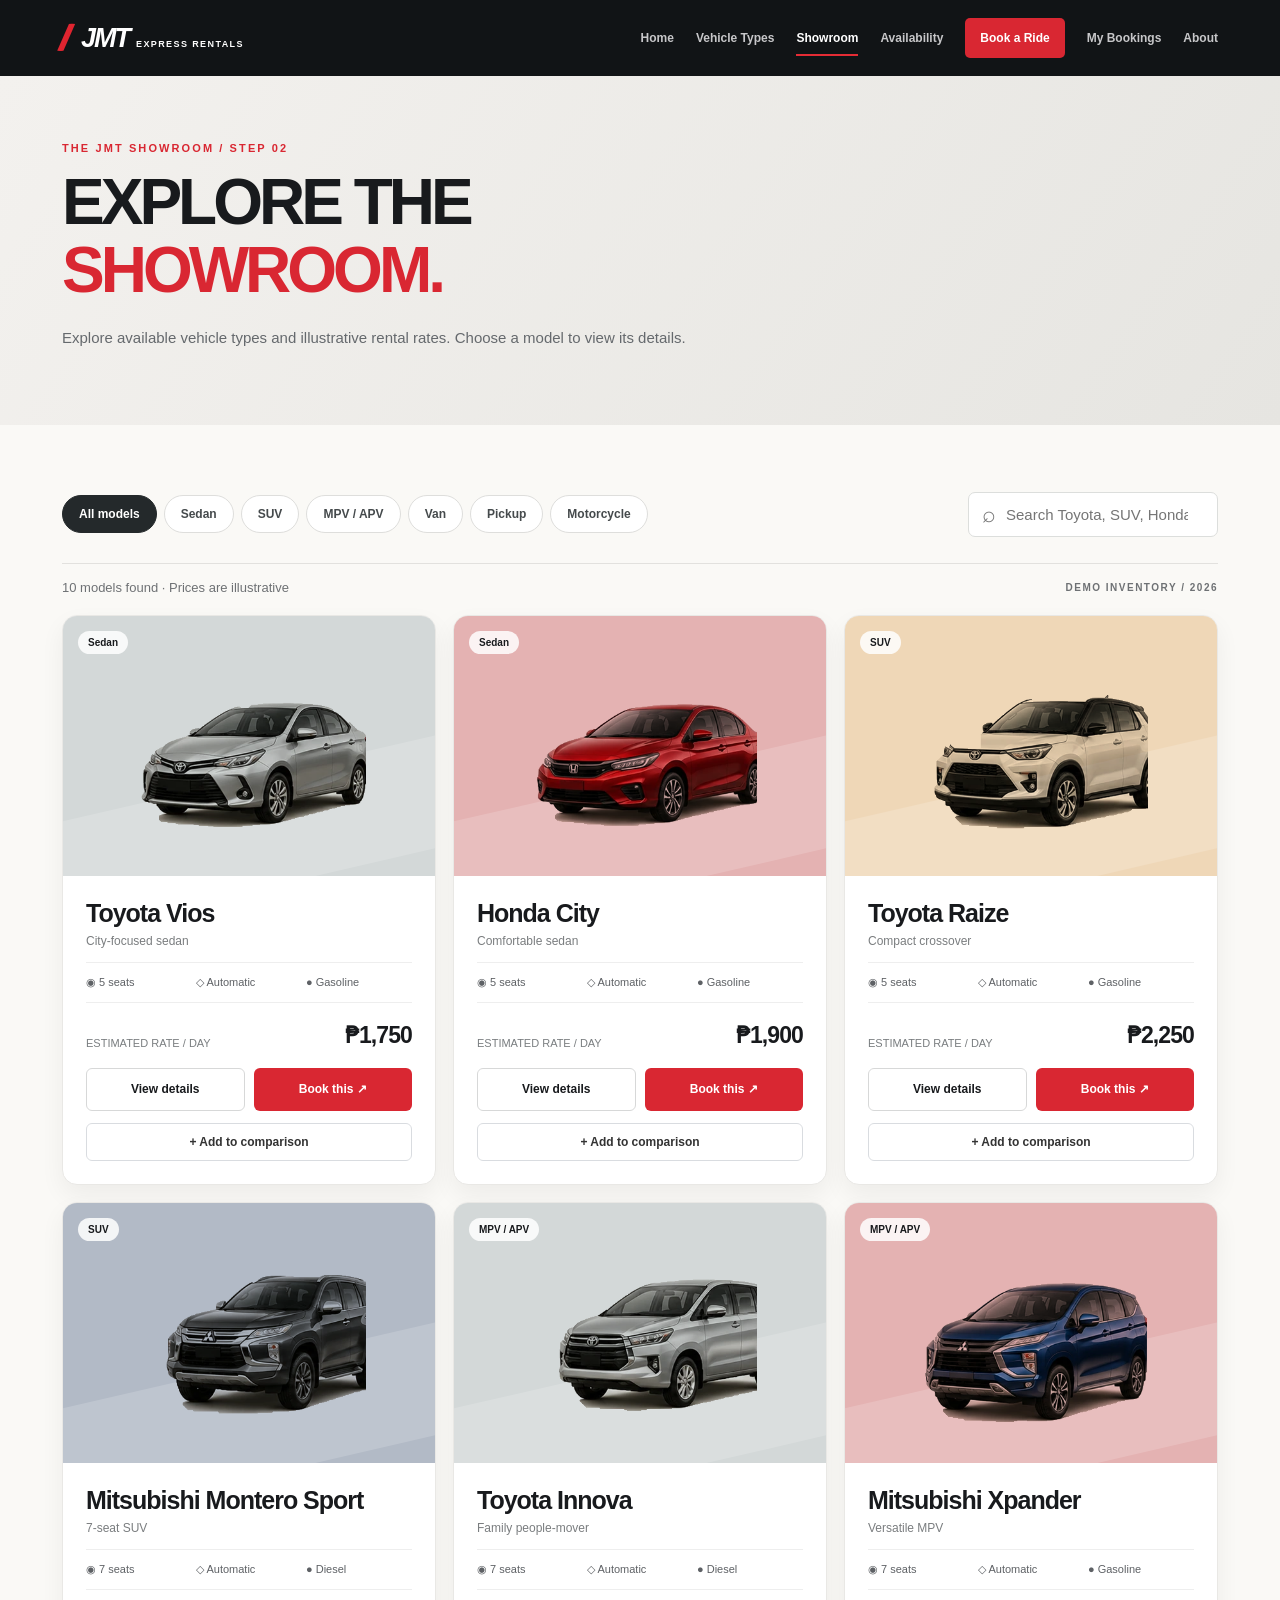
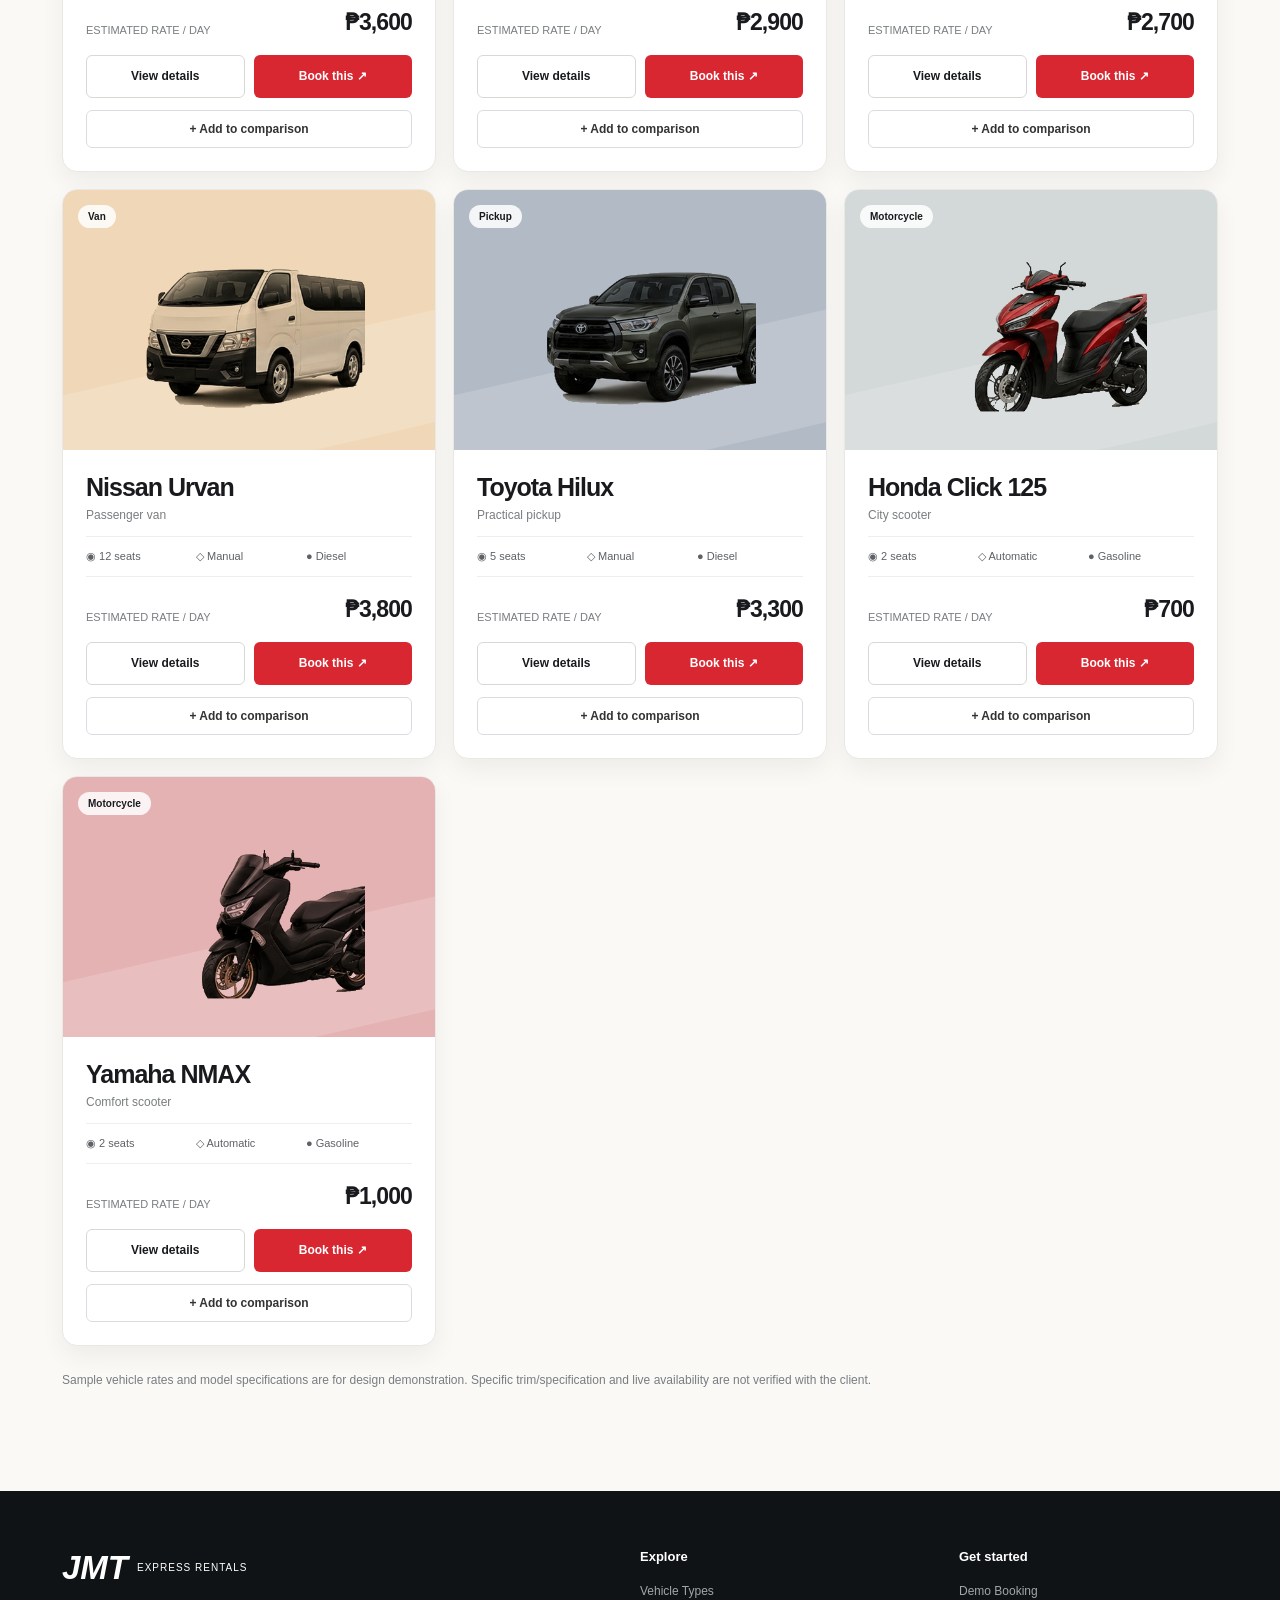
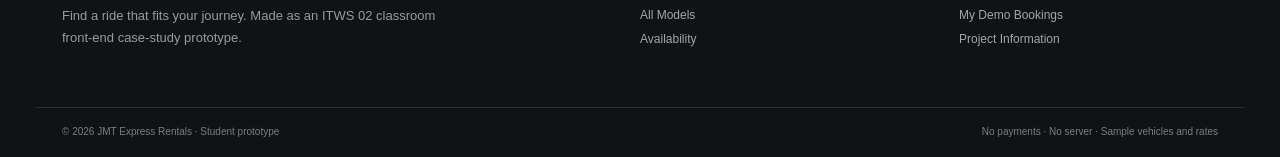
<file: vehicles.html>
<!DOCTYPE html>
<html lang="en">

<head>
    <meta charset="UTF-8">
    <meta name="viewport" content="width=device-width,initial-scale=1">
    <meta name="theme-color" content="#101316">
    <meta name="description"
        content="JMT Express Rentals classroom vehicle-booking website prototype, no live payments or reservations.">
    <title>Vehicle Showroom · JMT Express Rentals</title>
    <link rel="stylesheet" href="css/style.css">
    <script defer src="js/script.js"></script>
</head>

<body data-page="vehicles"><a href="#main" class="skip-link">Skip to content</a>
    <header class="site-header">
        <div class="nav-wrap container">
            <a href="index.html" class="brand" aria-label="JMT Express Rentals home"><span
                    class="brand-bars">///</span><span class="brand-name"><b>JMT</b><small>EXPRESS
                        RENTALS</small></span></a>
            <button type="button" id="menu-toggle" class="menu-toggle" aria-label="Toggle navigation"
                aria-expanded="false" aria-controls="site-nav"><span></span><span></span><span></span></button>
            <nav id="site-nav" class="site-nav" aria-label="Main navigation"><a class="" href="index.html">Home</a><a
                    class="" href="categories.html">Vehicle Types</a><a class="is-current" href="vehicles.html"
                    aria-current="page">Showroom</a><a class="" href="availability.html">Availability</a><a class=""
                    href="booking.html">Book a Ride</a><a class="" href="reservations.html">My Bookings</a><a class=""
                    href="about.html">About</a></nav>
        </div>
    </header>
    <main id="main">
        <section class="page-intro fleet-intro">
            <div class="container">
                <p class="eyebrow">THE JMT SHOWROOM / STEP 02</p>
                <h1 id="showroom-title">EXPLORE THE<br><em>SHOWROOM.</em></h1>
                <p id="showroom-intro">Explore different vehicles, specs and illustrative daily rental rates. Select one
                    to continue to the booking form.</p>
            </div>
        </section>
        <section class="showroom-section">
            <div class="container">
                <div class="showroom-tools">
                    <div class="filter-pills" id="filter-pills" role="group" aria-label="Filter by category"></div>
                    <label class="search-field"><span aria-hidden="true">⌕</span><input type="search"
                            id="vehicle-search" placeholder="Search Toyota, SUV, Honda..."
                            aria-label="Search vehicles"></label>
                </div>
                <div class="showroom-info">
                    <p id="showroom-count" aria-live="polite">Loading...</p><span>DEMO INVENTORY / 2026</span>
                </div>
                <div class="showroom-grid" id="showroom-grid"></div>
                <p class="fine-print">Sample vehicle rates and model specifications are for design demonstration.
                    Specific trim/specification and live availability are not verified with the client.</p>
            </div>
        </section>
        <dialog id="detail-dialog" class="detail-dialog"><button type="button" class="dialog-x" data-close-dialog
                aria-label="Close details">×</button>
            <div class="detail-visual"><img id="detail-photo" alt=""></div>
            <div class="detail-data">
                <p class="eyebrow">VEHICLE DETAILS</p>
                <h2 id="detail-name"></h2>
                <p id="detail-desc"></p>
                <div id="detail-specs" class="detail-specs"></div>
                <div class="detail-bottom">
                    <div><small>Starting from / day</small><strong id="detail-price"></strong></div><button
                        class="button button-red" id="detail-book">Book this model ↗</button>
                </div>
            </div>
        </dialog>
    </main>
    <footer class="site-footer">
        <div class="container footer-grid">
            <div>
                <div class="footer-logo"><b>JMT</b><span>EXPRESS RENTALS</span></div>
                <p>Find a ride that fits your journey. Made as an ITWS 02 classroom front-end case-study prototype.</p>
            </div>
            <div><b>Explore</b><a href="categories.html">Vehicle Types</a><a href="vehicles.html">All Models</a><a
                    href="availability.html">Availability</a></div>
            <div><b>Get started</b><a href="booking.html">Demo Booking</a><a href="reservations.html">My Demo
                    Bookings</a><a href="about.html">Project Information</a></div>
        </div>
        <div class="footer-bottom container"><span>© 2026 JMT Express Rentals · Student prototype</span><span>No
                payments · No server · Sample vehicles and rates</span></div>
    </footer>
    <div class="toast" id="toast" role="status" aria-live="polite"></div>
</body>

</html>
</file>
<file: css/style.css>
@import url('https://fonts.googleapis.com/css2?family=DM+Sans:wght@400;500;600;700;800&family=Manrope:wght@400;500;600;700;800&display=swap');

:root {
    --ink: #181a1d;
    --black: #111416;
    --red: #d92732;
    --soft: #f4f3f1;
    --cream: #faf9f6;
    --line: #e5e4e1;
    --muted: #707378;
    --radius: 14px
}

* {
    box-sizing: border-box
}

html {
    scroll-behavior: smooth
}

body {
    margin: 0;
    color: var(--ink);
    background: var(--cream);
    font-family: Arial, Helvetica, sans-serif;
    font-size: 15px
}

button,
input,
select {
    font: inherit
}

button {
    cursor: pointer
}

a {
    color: inherit
}

img {
    max-width: 100%;
    display: block
}

button:focus-visible,
a:focus-visible,
input:focus-visible,
select:focus-visible {
    outline: 3px solid #f26d66;
    outline-offset: 3px
}

.container {
    max-width: 1210px;
    margin: auto;
    padding: 0 27px
}

.skip-link {
    position: absolute;
    top: -99px;
    left: 10px;
    background: white;
    padding: 10px;
    z-index: 100
}

.skip-link:focus {
    top: 10px
}

.red {
    color: var(--red)
}

.site-header {
    position: relative;
    z-index: 50;
    background: #111416;
    color: white
}

.nav-wrap {
    height: 76px;
    display: flex;
    align-items: center;
    justify-content: space-between;
    gap: 24px
}

.brand {
    text-decoration: none;
    display: flex;
    align-items: center;
    gap: 11px;
    white-space: nowrap
}

.brand-bars {
    font-weight: 900;
    color: #e02530;
    font-size: 36px;
    letter-spacing: -11px;
    margin-right: 8px;
    transform: skew(-14deg)
}

.brand-name {
    display: flex;
    align-items: baseline;
    gap: 7px
}

.brand-name b {
    font-size: 27px;
    font-style: italic;
    letter-spacing: -2px
}

.brand-name small {
    font-size: 9px;
    letter-spacing: 1.4px;
    font-weight: 800
}

.site-nav {
    display: flex;
    align-items: center;
    gap: 22px
}

.site-nav a {
    text-decoration: none;
    color: #c7c7c9;
    font-size: 12px;
    font-weight: 700;
    position: relative;
    white-space: nowrap;
    transition: color .2s
}

.site-nav a:hover,
.site-nav a.is-current {
    color: #fff
}

.site-nav a.is-current:not(.nav-cta):after {
    content: "";
    position: absolute;
    bottom: -11px;
    left: 0;
    right: 0;
    background: #e52c35;
    height: 2px
}

.site-nav a:nth-last-child(3) {
    margin-left: 0
}

.site-nav a[href='booking.html'] {
    background: var(--red);
    padding: 13px 15px;
    border-radius: 5px;
    color: #fff
}

.site-nav a[href='booking.html']:hover {
    background: #af141f
}

.menu-toggle {
    display: none;
    background: none;
    border: 0;
    width: 42px;
    height: 40px;
    padding: 8px
}

.menu-toggle span {
    display: block;
    height: 2px;
    background: #fff;
    margin: 5px 0
}

.button {
    display: inline-flex;
    align-items: center;
    justify-content: center;
    gap: 19px;
    border: 1px solid transparent;
    border-radius: 6px;
    font-size: 13px;
    font-weight: 800;
    padding: 15px 21px;
    text-decoration: none;
    transition: background .2s, transform .2s;
    min-height: 47px
}

.button:hover {
    transform: translateY(-2px)
}

.button-red {
    background: var(--red);
    color: white
}

.button-red:hover {
    background: #b51f29
}

.button-dark {
    background: var(--black);
    color: #fff
}

.button-ghost {
    background: transparent;
    color: white;
    border-color: #8f9398
}

.button-ghost:hover {
    background: rgba(255, 255, 255, .12)
}

.button-ghost-dark {
    color: var(--ink);
    border-color: #d7d8d8;
    background: white
}

.quiet-link {
    color: #45484d;
    font-size: 13px;
    font-weight: 800;
    text-decoration: none;
    border-bottom: 1px solid #aaa;
    padding-bottom: 5px
}

.eyebrow {
    font-weight: 800;
    color: var(--red);
    font-size: 11px;
    letter-spacing: 2.1px;
    margin: 0 0 15px
}

.fine-print {
    font-size: 12px;
    color: #777d82;
    line-height: 1.65;
    margin: 25px 0 0
}

.text-arrow {
    display: inline-block;
    margin-top: 28px;
    font-weight: 800;
    text-decoration: none;
    border-bottom: 1px solid currentColor;
    padding-bottom: 5px
}

.text-arrow span {
    color: var(--red)
}

.home-hero {
    position: relative;
    min-height: 700px;
    background: #141617;
    color: white;
    overflow: hidden
}

.home-hero:before {
    content: "";
    position: absolute;
    inset: 0;
    background: radial-gradient(ellipse at 79% 49%, #34383a 0%, #1b1f21 35%, #141617 69%);
    pointer-events: none
}

.hero-layout {
    position: relative;
    display: grid;
    grid-template-columns: 51% 49%;
    align-items: center;
    min-height: 630px;
    gap: 0
}

.hero-copy {
    position: relative;
    z-index: 2;
    padding: 65px 0 85px
}

.hero-copy h1 {
    font-family: Arial, Helvetica, sans-serif;
    font-size: clamp(44px, 4.6vw, 70px);
    font-weight: 800;
    letter-spacing: -4.8px;
    line-height: 1.05;
    margin: 0;
    max-width: 700px
}

.hero-copy h1 em {
    font-style: italic;
    color: #f3f2f0
}

.hero-lede {
    font-size: 16px;
    color: #b9bcbc;
    line-height: 1.8;
    max-width: 540px;
    margin: 23px 0 0
}

.hero-actions {
    display: flex;
    align-items: center;
    gap: 12px;
    flex-wrap: wrap;
    margin-top: 31px
}

.tiny-note {
    color: #8f9395;
    font-size: 11px;
    margin-top: 30px
}

.hero-stage {
    position: relative;
    height: 540px;
    display: flex;
    align-items: center;
    justify-content: center
}

.hero-stage:after {
    content: "";
    height: 3px;
    width: 105%;
    position: absolute;
    bottom: 110px;
    left: -4%;
    background: linear-gradient(90deg, transparent, #555a5b, #26292a, transparent)
}

.hero-halo {
    position: absolute;
    z-index: 0;
    width: 510px;
    height: 510px;
    max-width: 100%;
    border: 1px solid #303536;
    border-radius: 50%;
    box-shadow: inset 0 0 0 70px transparent, 0 0 0 60px rgba(255, 255, 255, .018)
}

.hero-stage-label {
    position: absolute;
    top: 70px;
    right: 0;
    font-size: 10px;
    letter-spacing: 1.9px;
    color: #787d80
}

.hero-stage-index {
    position: absolute;
    right: 1%;
    bottom: 65px;
    color: #777b7e;
    font-weight: 900;
    letter-spacing: 2px
}

.hero-parked {
    position: relative;
    z-index: 2;
    width: 114%;
    max-width: none;
    filter: drop-shadow(0 32px 13px rgba(0, 0, 0, .55));
    opacity: 0;
    transform: translateX(110%);
    will-change: transform
}

.hero-parked.park {
    animation: heroPark 1.6s cubic-bezier(.15, .77, .16, 1) forwards
}

.hero-parked.parked-instant {
    opacity: 1;
    transform: translateX(0)
}

@keyframes heroPark {
    from {
        opacity: 1;
        transform: translateX(120%)
    }

    to {
        opacity: 1;
        transform: translateX(0)
    }
}

.home-bottom {
    display: flex;
    align-items: center;
    justify-content: space-between;
    position: relative;
    padding-bottom: 29px;
    color: #858a8d;
    font-size: 10px;
    letter-spacing: 2px;
    font-weight: 800
}

.replay-link {
    font-size: 12px;
    letter-spacing: 0;
    color: #d4d5d5;
    background: transparent;
    border: 0;
    padding: 6px;
    text-decoration: underline
}

.home-short {
    padding: 75px 0 90px;
    background: #f9f8f6
}

.home-short-head h2,
.section-top h2,
.about-layout h2 {
    font-size: clamp(30px, 3vw, 45px);
    font-family: Arial, Helvetica, sans-serif;
    letter-spacing: -1.9px;
    line-height: 1.2;
    margin: 0 0 34px
}

.three-steps {
    display: grid;
    grid-template-columns: repeat(3, 1fr);
    gap: 17px
}

.three-steps article {
    background: #fff;
    border: 1px solid #ededeb;
    padding: 33px;
    min-height: 206px
}

.three-steps article>span {
    color: var(--red);
    font-weight: 800;
    letter-spacing: 1px
}

.three-steps h3 {
    font-size: 19px;
    margin: 20px 0 10px
}

.three-steps p {
    color: #6b6e73;
    line-height: 1.65;
    margin: 0
}

/* Intro: the car begins visible at the right, drives to center, pauses, then exits left. */
.intro {
    position: fixed;
    inset: 0;
    z-index: 200;
    overflow: hidden
}

.intro-cover {
    position: absolute;
    inset: 0;
    background: #090b0d;
    color: #fff;
    animation: introCurtain 1.05s 3.5s ease-in-out forwards
}

.intro-logo {
    position: absolute;
    top: 13%;
    left: 8%;
    font-weight: 900;
    letter-spacing: -3px;
    font-size: clamp(45px, 5vw, 80px);
    font-style: italic
}

.intro-logo span {
    display: block;
    font-size: 12px;
    font-style: normal;
    letter-spacing: 4px;
    margin-top: 1px;
    color: #e62f3c
}

.intro-slogan {
    position: absolute;
    bottom: 11%;
    left: 8%;
    letter-spacing: 4px;
    color: #96999c;
    font-size: 11px
}

.intro-road {
    position: absolute;
    top: 69%;
    left: 0;
    right: 0;
    height: 2px;
    background: linear-gradient(90deg, transparent, #63696b 35%, #bfc5c5 65%, transparent);
    box-shadow: 0 13px 50px 14px rgba(255, 255, 255, .03)
}

.intro-headlight {
    position: absolute;
    z-index: 2;
    left: 14%;
    top: 40%;
    height: 130px;
    width: 26%;
    background: linear-gradient(90deg, transparent, rgba(255, 249, 192, .10), rgba(255, 244, 155, .04));
    clip-path: polygon(0 0, 100% 45%, 100% 55%, 0 100%);
    animation: beamAppear .4s .12s both
}

.intro-moving-car {
    position: absolute;
    z-index: 3;
    width: clamp(440px, 59vw, 840px);
    max-width: none;
    top: 49%;
    left: 58%;
    transform: translateY(-50%);
    filter: drop-shadow(0 25px 19px rgba(0, 0, 0, .7));
    animation: introDrive 4.3s linear forwards;
    will-change: left
}

.intro-skip {
    position: absolute;
    z-index: 5;
    right: 4%;
    bottom: 7%;
    background: transparent;
    color: #fff;
    border: 1px solid #6d7173;
    padding: 10px 15px;
    border-radius: 4px;
    font-size: 12px;
    font-weight: 700
}

.intro-skip:hover {
    background: #26292b
}

@keyframes beamAppear {
    from {
        opacity: 0
    }

    to {
        opacity: 1
    }
}

@keyframes introDrive {
    0% {
        left: 59%;
        transform: translateY(-50%)
    }

    22% {
        left: 29%;
        transform: translateY(-50%)
    }

    47% {
        left: 29%;
        transform: translateY(-50%)
    }

    82% {
        left: -110%;
        transform: translateY(-50%)
    }

    100% {
        left: -110%;
        transform: translateY(-50%)
    }
}

@keyframes introCurtain {
    from {
        clip-path: inset(0 0 0 0)
    }

    to {
        clip-path: inset(0 100% 0 0)
    }
}

/* Shared page layouts */
.page-intro {
    padding: 66px 0 74px;
    min-height: 285px
}

.page-intro h1 {
    font-family: Arial, Helvetica, sans-serif;
    font-size: clamp(43px, 5vw, 72px);
    font-weight: 800;
    letter-spacing: -4px;
    line-height: 1.06;
    margin: 0
}

.page-intro h1 em {
    font-style: normal;
    color: var(--red)
}

.page-intro p:not(.eyebrow) {
    line-height: 1.75;
    max-width: 670px;
    margin: 20px 0 0;
    font-size: 15px;
    color: #65696d
}

.dark-intro {
    color: white;
    background: linear-gradient(122deg, #202326, #0d1012)
}

.dark-intro p:not(.eyebrow) {
    color: #b2b5b5
}

.light-intro {
    background: #eae9e5
}

.fleet-intro {
    background: linear-gradient(124deg, #f3f1ee, #e6e5e1)
}

.page-intro.booking-intro {
    padding-bottom: 60px
}

.section-top {
    display: flex;
    justify-content: space-between;
    align-items: end;
    gap: 25px;
    margin-bottom: 30px
}

.section-top h2 {
    margin: 0
}

.section-top .eyebrow {
    margin-bottom: 9px
}

.categories-section,
.showroom-section,
.availability-section,
.booking-section,
.records-section,
.about-section {
    padding: 62px 0 100px
}

.category-grid {
    display: grid;
    grid-template-columns: repeat(3, minmax(0, 1fr));
    gap: 18px
}

.category-card {
    display: flex;
    position: relative;
    flex-direction: column;
    min-height: 324px;
    padding: 23px;
    overflow: hidden;
    background: #fff;
    border: 1px solid #e5e3df;
    border-radius: 12px;
    box-shadow: 0 10px 28px rgba(16, 19, 24, .05);
    text-decoration: none;
    transition: transform .25s, box-shadow .25s, border-color .25s
}

.category-card:hover {
    transform: translateY(-7px);
    border-color: #e7b4b5;
    box-shadow: 0 17px 40px rgba(15, 16, 17, .13)
}

.category-card:nth-child(1) {
    background: #e9d4cf
}

.category-card:nth-child(2) {
    background: #e5ebed
}

.category-card:nth-child(3) {
    background: #f1e1c8
}

.category-card:nth-child(4) {
    background: #dde3e1
}

.category-card:nth-child(5) {
    background: #dfdfdb
}

.category-card:nth-child(6) {
    background: #ebd8d6
}

.category-title {
    display: flex;
    justify-content: space-between;
    align-items: start;
    position: relative;
    z-index: 2
}

.category-title h3 {
    font-size: 25px;
    letter-spacing: -.7px;
    margin: 0;
    max-width: 85%
}

.category-title small {
    font-size: 10px;
    color: #5b5d5e;
    font-weight: 800
}

.category-card img {
    width: 112%;
    max-width: none;
    height: 187px;
    object-fit: contain;
    align-self: center;
    margin: 12px 0 4px;
    mix-blend-mode: multiply;
    transition: transform .25s
}

.category-card:hover img {
    transform: translateX(9px) scale(1.04)
}

.category-bottom {
    display: flex;
    justify-content: space-between;
    align-items: end;
    gap: 10px;
    margin-top: auto;
    position: relative;
    z-index: 1
}

.category-bottom span {
    font-size: 13px;
    line-height: 1.4;
    max-width: 75%;
    color: #52565a
}

.category-bottom b {
    width: 35px;
    height: 35px;
    background: #24272a;
    color: white;
    border-radius: 50%;
    display: grid;
    place-items: center;
    font-size: 20px
}

.showroom-tools {
    display: flex;
    justify-content: space-between;
    align-items: center;
    gap: 18px;
    flex-wrap: wrap;
    padding: 5px 0 26px
}

.filter-pills {
    display: flex;
    flex-wrap: wrap;
    gap: 7px
}

.filter-pills button {
    padding: 11px 16px;
    background: white;
    border: 1px solid #dededc;
    border-radius: 30px;
    color: #454a4c;
    font-size: 12px;
    font-weight: 800
}

.filter-pills button.active,
.filter-pills button:hover {
    color: #fff;
    background: #24292b;
    border-color: #24292b
}

.search-field {
    display: flex;
    align-items: center;
    background: #fff;
    border: 1px solid #dcdedc;
    border-radius: 7px;
    padding: 0 13px;
    min-width: 250px;
    gap: 8px
}

.search-field input {
    height: 43px;
    width: 100%;
    border: 0;
    outline: 0
}

.search-field>span {
    font-size: 23px;
    color: #777
}

.showroom-info {
    display: flex;
    justify-content: space-between;
    align-items: center;
    border-top: 1px solid #e2e1de;
    padding: 16px 0 20px;
    font-size: 13px;
    color: #6e7174
}

.showroom-info p {
    margin: 0
}

.showroom-info>span {
    font-size: 10px;
    letter-spacing: 1.5px;
    font-weight: 800
}

.showroom-grid {
    display: grid;
    grid-template-columns: repeat(3, minmax(0, 1fr));
    gap: 17px
}

.vehicle-card {
    overflow: hidden;
    background: #fff;
    border: 1px solid #e9e8e5;
    border-radius: 15px;
    box-shadow: 0 10px 25px rgba(10, 12, 16, .055)
}

.vehicle-card-visual {
    position: relative;
    height: 260px;
    background: #d3d8d8;
    overflow: hidden;
    display: flex;
    align-items: center;
    justify-content: center
}

.vehicle-card:nth-child(4n+2) .vehicle-card-visual {
    background: #e4b2b2
}

.vehicle-card:nth-child(4n+3) .vehicle-card-visual {
    background: #efd7b7
}

.vehicle-card:nth-child(4n) .vehicle-card-visual {
    background: #b2bac6
}

.vehicle-card-visual:before {
    content: "";
    position: absolute;
    left: -25%;
    right: -20%;
    top: 64%;
    height: 110px;
    background: rgba(255, 255, 255, .16);
    transform: rotate(-13deg)
}

.vehicle-card-visual img {
    position: relative;
    z-index: 2;
    width: 107%;
    max-width: none;
    height: 230px;
    object-fit: contain;
    mix-blend-mode: multiply;
    transition: transform .25s
}

.vehicle-card:hover .vehicle-card-visual img {
    transform: scale(1.06) translateY(-3px)
}

.vehicle-tag {
    position: absolute;
    z-index: 3;
    top: 15px;
    left: 15px;
    background: rgba(255, 255, 255, .85);
    padding: 6px 10px;
    border-radius: 30px;
    font-size: 10px;
    font-weight: 800
}

.vehicle-card-info {
    padding: 23px
}

.vehicle-card-info h3 {
    font-size: 25px;
    letter-spacing: -1px;
    margin: 0 0 6px
}

.vehicle-sub {
    font-size: 12px;
    color: #7a7d7f;
    margin: 0 0 14px
}

.spec-row {
    display: grid;
    grid-template-columns: repeat(3, 1fr);
    gap: 4px;
    padding: 13px 0;
    border-top: 1px solid #eee;
    border-bottom: 1px solid #eee
}

.spec-row span {
    font-size: 11px;
    color: #5e6165
}

.vehicle-price-line {
    display: flex;
    justify-content: space-between;
    align-items: end;
    margin: 19px 0
}

.vehicle-price-line small {
    font-size: 11px;
    color: #7a7e80
}

.vehicle-price-line strong {
    font-size: 23px;
    letter-spacing: -.9px
}

.vehicle-actions {
    display: grid;
    grid-template-columns: 1fr 1fr;
    gap: 9px
}

.vehicle-actions .button {
    width: 100%;
    padding: 11px 8px;
    min-height: 43px;
    font-size: 12px
}

.empty-state {
    grid-column: 1/-1;
    padding: 55px;
    text-align: center;
    border: 1px dashed #ccc;
    background: #fff;
    color: #666
}

.detail-dialog,
.review-dialog {
    border: 0;
    border-radius: 18px;
    padding: 0;
    max-width: 850px;
    width: min(92vw, 850px);
    box-shadow: 0 30px 120px rgba(0, 0, 0, .3);
    max-height: 85vh;
    overflow: auto
}

.detail-dialog::backdrop,
.review-dialog::backdrop {
    background: rgba(0, 0, 0, .62);
    backdrop-filter: blur(3px)
}

.detail-dialog {
    display: none;
    grid-template-columns: 47% 53%
}

.detail-dialog[open] {
    display: grid
}

.detail-visual {
    display: flex;
    align-items: center;
    background: #e6e8e9;
    padding: 24px
}

.detail-visual img {
    mix-blend-mode: multiply
}

.detail-data {
    padding: 47px 32px
}

.detail-data h2 {
    font-size: 31px;
    letter-spacing: -1px;
    margin: 0 0 10px
}

.detail-data>p:not(.eyebrow) {
    color: #6f7475;
    line-height: 1.65
}

.detail-specs {
    display: grid;
    grid-template-columns: 1fr 1fr;
    gap: 11px;
    margin: 24px 0
}

.detail-specs div {
    border-bottom: 1px solid #e3e3e3;
    padding: 8px 0
}

.detail-specs small {
    display: block;
    color: #929494;
    font-size: 11px
}

.detail-specs b {
    font-size: 14px
}

.detail-bottom {
    display: flex;
    justify-content: space-between;
    align-items: center;
    gap: 15px
}

.detail-bottom small {
    display: block;
    color: #999;
    font-size: 10px
}

.detail-bottom strong {
    font-size: 22px
}

.dialog-x {
    position: absolute;
    top: 13px;
    right: 13px;
    background: #101416;
    color: #fff;
    border: 0;
    width: 32px;
    height: 32px;
    font-size: 25px;
    border-radius: 50%;
    z-index: 4
}

.availability-controls {
    background: white;
    border: 1px solid var(--line);
    border-radius: 12px;
    padding: 24px;
    display: grid;
    grid-template-columns: 1fr 1fr auto;
    gap: 15px;
    align-items: end
}

.availability-controls label,
.form-grid label {
    display: flex;
    flex-direction: column;
    gap: 9px;
    font-size: 12px;
    color: #45484b;
    font-weight: 800
}

.availability-controls input,
.form-grid input,
.form-grid select {
    border: 1px solid #d9dcd9;
    border-radius: 6px;
    background: #fff;
    padding: 13px 14px;
    min-height: 47px;
    color: #272b2d;
    min-width: 0
}

.availability-controls input:focus,
.form-grid input:focus,
.form-grid select:focus {
    border-color: #d72d33
}

.availability-note {
    margin: 23px 0;
    color: #6e7174;
    font-size: 13px
}

.table-scroll {
    overflow-x: auto;
    background: #fff;
    border: 1px solid #ebebe8;
    border-radius: 13px;
    box-shadow: 0 8px 28px rgba(0, 0, 0, .035)
}

.data-table {
    width: 100%;
    min-width: 780px;
    border-collapse: collapse
}

.data-table caption {
    text-align: left;
    padding: 18px 19px;
    font-size: 15px;
    font-weight: 800
}

.data-table thead {
    background: #252a2d;
    color: #fff
}

.data-table th,
.data-table td {
    text-align: left;
    padding: 16px 15px;
    font-size: 12px;
    border-bottom: 1px solid #e9e9e6
}

.data-table td {
    color: #53585b
}

.data-table th[scope='rowgroup'] {
    font-weight: 800;
    color: #2e3335;
    background: #f5f3f0
}

.data-table tbody tr:nth-child(even) {
    background: #fafafa
}

.data-table tbody tr:hover {
    background: #f0f4f5
}

.data-table tfoot {
    background: #f0efec
}

.data-table tfoot td {
    font-size: 11px
}

.status-pill {
    display: inline-block;
    border-radius: 20px;
    padding: 6px 11px;
    font-size: 11px;
    font-weight: 800;
    background: #daf1e5;
    color: #207948
}

.status-pill.is-booked {
    background: #fae2df;
    color: #b84032
}

.table-link {
    display: inline-block;
    text-decoration: none;
    background: #e52b33;
    color: white;
    font-size: 11px;
    padding: 8px 12px;
    border-radius: 4px;
    font-weight: 800
}

.table-link:focus,
.table-link:hover {
    background: #b81d27
}

.booking-layout {
    display: grid;
    grid-template-columns: minmax(0, 1fr) 360px;
    gap: 25px;
    align-items: start
}

.booking-form {
    background: #fff;
    border: 1px solid #e9e9e6;
    border-radius: 13px;
    overflow: hidden
}

.form-block {
    padding: 30px 32px;
    border-bottom: 1px solid #ebebe8
}

.form-block-title {
    display: flex;
    align-items: center;
    gap: 15px;
    margin-bottom: 23px
}

.form-block-title>span {
    display: grid;
    place-items: center;
    width: 33px;
    height: 33px;
    border-radius: 50%;
    background: #24282a;
    color: white;
    font-size: 12px;
    font-weight: 800
}

.form-block-title h2 {
    margin: 0;
    letter-spacing: -.8px;
    font-size: 21px
}

.form-grid {
    display: grid;
    grid-template-columns: 1fr 1fr;
    gap: 18px
}

.form-grid label.wide {
    grid-column: 1/-1
}

.form-grid label small {
    font-size: 11px;
    font-weight: 400;
    color: #898a8d;
    line-height: 1.5
}

.addons {
    display: grid;
    gap: 10px
}

.check-row {
    display: flex;
    align-items: center;
    gap: 13px;
    background: #f7f7f6;
    border: 1px solid #e9e9e7;
    border-radius: 8px;
    padding: 15px;
    font-size: 13px
}

.check-row[hidden] {
    display: none
}

.check-row input {
    width: 18px;
    height: 18px;
    accent-color: var(--red)
}

.check-row span {
    display: flex;
    justify-content: space-between;
    align-items: center;
    gap: 15px;
    flex: 1
}

.check-row small {
    color: #818384;
    font-size: 11px
}

.submit-button {
    width: calc(100% - 64px);
    margin: 25px 32px 0
}

.booking-form>.fine-print {
    padding: 0 32px 24px;
    margin-top: 13px
}

.form-error {
    margin: 20px 32px 0;
    background: #ffedeb;
    color: #ae1824;
    padding: 13px;
    border-radius: 6px
}

.booking-summary {
    background: #222628;
    color: #fff;
    border-radius: 13px;
    overflow: hidden;
    position: sticky;
    top: 12px;
    box-shadow: 0 12px 40px rgba(20, 20, 20, .13)
}

.summary-top {
    padding: 24px
}

.summary-top .eyebrow {
    color: #f06b6c
}

.summary-img {
    height: 210px;
    background: #e5e7e5;
    border-radius: 9px;
    display: flex;
    align-items: center;
    justify-content: center;
    margin: 15px 0
}

.summary-img img {
    height: 100%;
    width: 100%;
    object-fit: contain;
    mix-blend-mode: multiply
}

.summary-top h2 {
    margin: 8px 0 0;
    font-size: 23px;
    letter-spacing: -.8px
}

.summary-top>p:not(.eyebrow) {
    color: #b4b9ba;
    font-size: 12px;
    margin: 3px 0
}

.summary-items {
    padding: 18px 24px;
    border-top: 1px solid #3e4143;
    border-bottom: 1px solid #3e4143
}

.summary-items>div {
    display: flex;
    justify-content: space-between;
    gap: 20px;
    margin: 13px 0;
    font-size: 13px
}

.summary-items span {
    color: #b6babb
}

.summary-total {
    display: flex;
    justify-content: space-between;
    align-items: center;
    padding: 24px;
    gap: 15px
}

.summary-total span {
    font-size: 10px;
    letter-spacing: 1px
}

.summary-total strong {
    font-size: 26px;
    color: #fff
}

.summary-status {
    margin: 0;
    background: #303638;
    padding: 14px 24px;
    color: #d4d7d7;
    font-size: 12px;
    line-height: 1.6
}

.summary-status.is-error {
    color: #ffaeae
}

.review-dialog {
    padding: 38px 40px;
    max-width: 600px
}

.review-dialog h2 {
    margin: 0 0 23px;
    font-size: 28px
}

.review-list {
    margin: 0
}

.review-list div {
    display: grid;
    grid-template-columns: 40% 60%;
    gap: 15px;
    padding: 12px 0;
    border-bottom: 1px solid #e5e5e5
}

.review-list dt {
    font-size: 12px;
    color: #777
}

.review-list dd {
    font-weight: 800;
    font-size: 13px;
    margin: 0
}

.review-disclaimer {
    font-size: 12px;
    color: #6e7272;
    margin: 22px 0
}

.dialog-buttons {
    display: flex;
    justify-content: flex-end;
    flex-wrap: wrap;
    gap: 10px
}

.cancel-btn {
    border: 1px solid #d7d7d7;
    background: #fff;
    color: #9a2934;
    font-size: 11px;
    border-radius: 5px;
    padding: 9px 11px;
    font-weight: 800
}

.success-message {
    border: 1px solid #acdabb;
    border-radius: 7px;
    background: #e6faed;
    color: #246d42;
    padding: 17px;
    font-weight: 800
}

.about-layout {
    display: grid;
    grid-template-columns: 1fr 1fr;
    gap: 70px
}

.about-layout p:not(.eyebrow) {
    color: #616568;
    line-height: 1.9;
    margin: 0 0 18px
}

.about-layout .button {
    margin-top: 14px
}

.about-stats {
    background: #222628;
    color: #fff;
    padding: 50px 0
}

.about-stat-grid {
    display: grid;
    grid-template-columns: repeat(3, 1fr);
    text-align: center
}

.about-stat-grid>div {
    border-right: 1px solid #505354
}

.about-stat-grid>div:last-child {
    border-right: 0
}

.about-stat-grid strong {
    font-size: 45px;
    display: block
}

.about-stat-grid span {
    color: #b3b6b7;
    font-size: 11px;
    letter-spacing: 1px
}

.site-footer {
    background: #101316;
    color: #fff;
    padding: 58px 0 0
}

.footer-grid {
    display: grid;
    grid-template-columns: 2fr 1fr 1fr;
    gap: 60px
}

.footer-logo {
    display: flex;
    align-items: center;
    gap: 9px;
    margin-bottom: 18px
}

.footer-logo b {
    font-style: italic;
    font-size: 33px
}

.footer-logo span {
    font-size: 10px;
    letter-spacing: 1px
}

.site-footer p {
    color: #979b9e;
    line-height: 1.7;
    font-size: 13px;
    max-width: 380px
}

.footer-grid>div:not(:first-child) {
    display: flex;
    flex-direction: column;
    gap: 10px
}

.footer-grid>div:not(:first-child) b {
    font-size: 13px;
    margin-bottom: 10px
}

.footer-grid a {
    color: #a2a6a8;
    text-decoration: none;
    font-size: 12px
}

.footer-grid a:hover {
    color: white
}

.footer-bottom {
    border-top: 1px solid #2a2e31;
    margin-top: 45px;
    padding-top: 18px;
    padding-bottom: 20px;
    color: #777e82;
    font-size: 10px;
    display: flex;
    justify-content: space-between;
    gap: 15px
}

.toast {
    position: fixed;
    bottom: 20px;
    left: 50%;
    transform: translate(-50%, 50px);
    opacity: 0;
    z-index: 150;
    background: #24282a;
    color: #fff;
    border-radius: 7px;
    padding: 15px 22px;
    pointer-events: none;
    box-shadow: 0 12px 30px #0003;
    font-size: 13px;
    transition: .25s
}

.toast.show {
    transform: translate(-50%, 0);
    opacity: 1
}

@media(max-width:1130px) {
    .site-nav {
        gap: 12px
    }

    .site-nav a {
        font-size: 11px
    }

    .brand-name small {
        display: none
    }

    .hero-copy h1 {
        font-size: 57px
    }

    .showroom-grid {
        grid-template-columns: repeat(2, 1fr)
    }
}

@media(max-width:860px) {
    .nav-wrap {
        height: 68px
    }

    .menu-toggle {
        display: block
    }

    .site-nav {
        display: none;
        position: absolute;
        top: 68px;
        left: 0;
        right: 0;
        background: #111416;
        padding: 22px;
        flex-direction: column;
        align-items: stretch;
        gap: 0;
        box-shadow: 0 20px 20px #0003
    }

    .site-nav.open {
        display: flex
    }

    .site-nav a {
        font-size: 15px;
        padding: 13px;
        border-bottom: 1px solid #333
    }

    .site-nav a.is-current:after {
        display: none
    }

    .site-nav a[href='booking.html'] {
        margin-top: 12px;
        text-align: center
    }

    .hero-layout {
        grid-template-columns: 1fr;
        min-height: unset
    }

    .hero-copy {
        padding: 70px 0 20px
    }

    .hero-stage {
        height: 370px
    }

    .hero-parked {
        width: 78%
    }

    .hero-halo {
        height: 340px;
        width: 340px
    }

    .home-hero {
        min-height: unset
    }

    .category-grid {
        grid-template-columns: repeat(2, 1fr)
    }

    .booking-layout {
        grid-template-columns: 1fr
    }

    .booking-summary {
        position: static
    }

    .about-layout {
        grid-template-columns: 1fr;
        gap: 10px
    }

    .footer-grid {
        gap: 30px
    }
}

@media(max-width:600px) {
    .container {
        padding: 0 17px
    }

    .brand-name b {
        font-size: 25px
    }

    .brand-bars {
        font-size: 29px
    }

    .hero-copy h1 {
        font-size: clamp(40px, 11vw, 53px);
        letter-spacing: -3px
    }

    .hero-lede {
        font-size: 14px
    }

    .hero-stage {
        height: 260px
    }

    .hero-parked {
        width: 100%
    }

    .hero-halo {
        height: 240px;
        width: 240px
    }

    .hero-stage-label {
        top: 5px
    }

    .hero-stage-index {
        bottom: 9px
    }

    .home-bottom {
        flex-wrap: wrap;
        gap: 10px;
        font-size: 9px
    }

    .three-steps {
        grid-template-columns: 1fr
    }

    .home-short {
        padding: 50px 0
    }

    .page-intro {
        padding: 49px 0 55px;
        min-height: unset
    }

    .page-intro h1 {
        font-size: clamp(39px, 11vw, 50px);
        letter-spacing: -2.5px
    }

    .categories-section,
    .showroom-section,
    .availability-section,
    .booking-section,
    .records-section,
    .about-section {
        padding: 45px 0 70px
    }

    .section-top {
        align-items: start;
        flex-direction: column
    }

    .category-grid {
        gap: 10px
    }

    .category-card {
        min-height: 235px;
        padding: 15px
    }

    .category-title h3 {
        font-size: 18px
    }

    .category-card img {
        height: 125px
    }

    .category-bottom span {
        font-size: 10px
    }

    .category-bottom b {
        width: 27px;
        height: 27px
    }

    .showroom-grid {
        grid-template-columns: 1fr
    }

    .showroom-info>span {
        display: none
    }

    .availability-controls {
        grid-template-columns: 1fr
    }

    .form-block {
        padding: 23px 18px
    }

    .form-grid {
        grid-template-columns: 1fr
    }

    .form-grid label.wide {
        grid-column: auto
    }

    .check-row span {
        align-items: start;
        flex-direction: column;
        gap: 5px
    }

    .submit-button {
        width: calc(100% - 36px);
        margin: 20px 18px
    }

    .booking-form>.fine-print {
        padding: 0 18px
    }

    .detail-dialog[open] {
        display: block
    }

    .detail-visual {
        height: 240px
    }

    .detail-visual img {
        max-height: 215px
    }

    .detail-data {
        padding: 27px 20px
    }

    .detail-bottom {
        flex-wrap: wrap
    }

    .review-dialog {
        padding: 33px 20px
    }

    .footer-grid {
        grid-template-columns: 1fr
    }

    .footer-bottom {
        flex-direction: column
    }

    .intro-logo {
        font-size: 40px;
        left: 6%;
        top: 13%
    }

    .intro-moving-car {
        width: 570px
    }

    .intro-slogan {
        font-size: 8px;
        letter-spacing: 2px
    }

    .intro-headlight {
        display: none
    }

    .about-stat-grid strong {
        font-size: 29px
    }
}

@media(prefers-reduced-motion:reduce) {
    html {
        scroll-behavior: auto
    }

    *,
    *:before,
    *:after {
        animation-duration: .001ms !important;
        transition-duration: .001ms !important
    }

    .intro {
        display: none
    }

    .hero-parked {
        opacity: 1;
        transform: none
    }

    .category-card:hover,
    .vehicle-card:hover {
        transform: none
    }
}

/* Re-arm the opening sequences each time Replay is pressed. */
.intro-cover,
.intro-moving-car,
.intro-headlight {
    animation: none
}

.intro.running .intro-cover {
    animation: introCurtain 1.5s 2.6s ease-in-out forwards
}

.intro.running .intro-moving-car {
    animation: introDrive 4.3s linear forwards
}

.intro.running .intro-headlight {
    animation: beamAppear .4s .12s both
}

/* Intro video: white sedan extracted from the supplied MP4 (black removed). */
.intro {
    pointer-events: none
}

.intro-cover {
    animation: none;
    clip-path: inset(0 0 0 0)
}

.intro.running .intro-cover {
    animation: introCurtain 1.05s 3.48s ease-in-out forwards
}

.intro.running .intro-moving-car,
.intro-moving-car,
.intro-headlight {
    display: none
}

.intro-skip {
    pointer-events: auto
}

.intro-car-shell {
    position: absolute;
    z-index: 3;
    top: 55%;
    left: 0;
    width: clamp(390px, 72vw, 990px);
    transform: translate(115vw, -50%);
    filter: drop-shadow(0 20px 16px rgba(0, 0, 0, .7));
    pointer-events: none;
}

.intro.running .intro-car-shell {
    animation: realCarDrive 4.35s linear both
}

.intro-car-video,
.intro-car-fallback {
    display: block;
    width: 100%;
    height: auto;
    aspect-ratio: 920/326;
    object-fit: contain;
}

.intro-car-video {
    position: absolute;
    inset: 0;
    opacity: 0
}

.intro-car-shell.video-ready:not(.no-video) .intro-car-video {
    opacity: 1
}

.intro-car-shell.video-ready:not(.no-video) .intro-car-fallback {
    opacity: 0
}

@keyframes realCarDrive {
    0% {
        transform: translate(112vw, -50%)
    }

    30% {
        transform: translate(calc(50vw - 50%), -50%)
    }

    54% {
        transform: translate(calc(50vw - 50%), -50%)
    }

    100% {
        transform: translate(-120%, -50%)
    }
}

.hero-parked {
    width: 125%;
    margin-top: 76px
}

.hero-parked.park {
    animation: realHeroPark 1.25s cubic-bezier(.14, .81, .19, 1) forwards
}

@keyframes realHeroPark {
    0% {
        opacity: 1;
        transform: translateX(125%)
    }

    80% {
        opacity: 1;
        transform: translateX(-2%)
    }

    100% {
        opacity: 1;
        transform: translateX(0)
    }
}

@media(max-width:860px) {
    .hero-parked {
        width: 90%;
        margin-top: 36px
    }
}

@media(max-width:600px) {
    .intro-car-shell {
        width: 92vw;
        top: 60%
    }

    .hero-parked {
        width: 100%;
        margin-top: 20px
    }
}

@media(prefers-reduced-motion:reduce) {
    .intro {
        display: none
    }

    .hero-parked {
        opacity: 1;
        transform: none
    }
}

/* ===== New cinematic opening, tightly aligned with the supplied sedan video ===== */
.intro {
    display: block;
    position: fixed;
    inset: 0;
    z-index: 200;
    overflow: hidden;
    isolation: isolate;
    pointer-events: auto;
    background: transparent
}

.intro-cover {
    position: absolute;
    inset: 0;
    z-index: 1;
    background: radial-gradient(ellipse at 72% 57%, #171b1f 0%, #07090b 65%, #030405 100%);
    clip-path: inset(0 0 0 0);
    animation: none !important;
    will-change: clip-path
}

.intro-cover:after {
    content: "";
    position: absolute;
    inset: 0;
    background: linear-gradient(170deg, transparent 0%, rgba(177, 183, 198, .035) 50%, transparent 80%);
    pointer-events: none
}

.intro-road {
    position: absolute;
    top: calc(55% + 17vw);
    left: 0;
    right: 0;
    height: 2px;
    opacity: .28;
    background: linear-gradient(90deg, transparent, #666b75, transparent);
    box-shadow: 0 6px 35px 1px #8e99aa27
}

.intro-lightwash {
    position: absolute;
    z-index: 2;
    inset: 0;
    pointer-events: none;
    opacity: 0;
    transition: opacity .7s ease;
    background: radial-gradient(ellipse 53% 48% at 31% 56%, rgba(246, 238, 204, .19), rgba(193, 194, 181, .09) 37%, rgba(255, 255, 255, 0) 75%);
    mix-blend-mode: screen
}

.intro.lit .intro-lightwash {
    opacity: 1
}

.intro.departing .intro-lightwash {
    opacity: 0;
    transition-duration: .4s
}

.intro-brand-reveal {
    position: absolute;
    z-index: 4;
    left: 10%;
    top: 46%;
    transform: translateY(-48%) translateX(-16px);
    width: min(37vw, 465px);
    opacity: 0;
    filter: blur(8px) brightness(.4);
    pointer-events: none;
    transition: opacity .9s ease, filter 1s ease, transform 1s ease;
    color: #f5f4ee;
    text-shadow: 0 0 34px rgba(255, 247, 206, .13)
}

.intro.lit .intro-brand-reveal {
    opacity: 1;
    filter: blur(0) brightness(1);
    transform: translateY(-48%) translateX(0)
}

.intro.departing .intro-brand-reveal {
    opacity: 0;
    transform: translateY(-48%) translateX(-35px);
    transition-duration: .5s
}

.intro-brand-mark {
    display: flex;
    gap: 15px;
    align-items: center;
    white-space: nowrap
}

.intro-brand-bars {
    font-size: clamp(31px, 4.4vw, 62px);
    font-weight: 900;
    letter-spacing: -.36em;
    color: #df2334;
    font-style: italic;
    padding-right: .28em;
    text-shadow: 0 0 25px #ad1e2a59
}

.intro-brand-name {
    display: flex;
    align-items: baseline;
    gap: 8px
}

.intro-brand-name strong {
    font-size: clamp(32px, 4.2vw, 66px);
    font-weight: 900;
    letter-spacing: -3px;
    font-style: italic
}

.intro-brand-name small {
    font-size: clamp(7px, .85vw, 12px);
    letter-spacing: .12em;
    font-weight: 800
}

.intro-brand-line {
    font-size: clamp(26px, 3.8vw, 56px);
    font-weight: 900;
    line-height: 1.02;
    letter-spacing: -2.5px;
    margin: 22px 0 14px
}

.intro-brand-line span {
    color: #e52d3d
}

.intro-brand-tag {
    display: block;
    font-size: 11px;
    font-weight: 800;
    letter-spacing: .38em;
    color: #d8d8d2
}

.intro-car-shell {
    position: absolute;
    z-index: 5;
    top: 55%;
    left: 0;
    width: clamp(480px, 62vw, 900px);
    transform: translate3d(110vw, -50%, 0);
    will-change: transform;
    pointer-events: none;
    filter: drop-shadow(0 16px 17px #000c)
}

.intro-car-fallback,
.intro-car-video {
    display: block;
    position: relative;
    z-index: 3;
    width: 100%;
    height: auto;
    aspect-ratio: 920/326;
    object-fit: contain;
    filter: none
}

.intro-car-video {
    position: absolute;
    inset: 0;
    opacity: 0
}

.intro-car-shell.video-ready:not(.no-video) .intro-car-video {
    opacity: 1
}

.intro-car-shell.video-ready:not(.no-video) .intro-car-fallback {
    opacity: 0
}

/* Front headlamp on the left-facing source vehicle, around (45,164) of 920x326. */
.intro-beam {
    position: absolute;
    z-index: 1;
    top: 50.5%;
    right: 95.15%;
    transform: translateY(-50%);
    width: clamp(500px, 85vw, 1300px);
    height: clamp(250px, 43vw, 580px);
    opacity: 0;
    pointer-events: none;
    clip-path: polygon(100% 47%, 0 0, 0 100%, 100% 53%);
    background: linear-gradient(to left, rgba(255, 249, 212, .48) 0%, rgba(245, 241, 211, .22) 23%, rgba(217, 225, 219, .08) 63%, transparent 100%);
    filter: blur(8px);
    transition: opacity .33s ease
}

.intro-beam:before {
    content: "";
    position: absolute;
    inset: 31% 0;
    background: linear-gradient(to left, rgba(255, 255, 231, .4), transparent);
    filter: blur(24px)
}

.intro-lamp-glow {
    position: absolute;
    z-index: 4;
    left: 4.85%;
    top: 50.5%;
    transform: translate(-50%, -50%);
    width: 2.5%;
    aspect-ratio: 1;
    border-radius: 50%;
    opacity: 0;
    background: radial-gradient(circle, #fff 0%, #fff9df 18%, #fff8ce99 39%, transparent 74%);
    box-shadow: 0 0 14px 5px #fff9d9aa, 0 0 32px 15px #ffffff44;
    transition: opacity .22s ease;
    pointer-events: none
}

.intro-lamp-secondary {
    left: 3.6%;
    top: 58%;
    width: 1.3%;
    box-shadow: 0 0 10px 3px #fff9d98a, 0 0 23px 8px #ffffff24
}

.intro.lit .intro-beam,
.intro.lit .intro-lamp-glow {
    opacity: 1
}

.intro-skip {
    position: absolute;
    z-index: 10;
    right: 4%;
    bottom: 7%;
    background: #0f1113b8;
    color: #f3f3f3;
    border: 1px solid #6c727b;
    pointer-events: auto;
    padding: 12px 17px;
    border-radius: 5px;
    font-weight: 800
}

.intro-skip:hover {
    background: #2a2d31
}

/* The homepage vehicle is a static promotional image; it no longer drives in or parks. */
.hero-feature-car {
    position: relative;
    z-index: 2;
    width: 113%;
    max-width: none;
    margin: 15px 0 0;
    opacity: 1;
    filter: drop-shadow(0 30px 13px #0008)
}

@media(max-width:860px) {
    .hero-feature-car {
        width: 91%;
        margin-top: 3px
    }

    .intro-car-shell {
        width: 83vw;
        top: 57%
    }

    .intro-brand-reveal {
        left: 7%;
        width: 42vw
    }

    .intro-brand-name {
        flex-direction: column;
        align-items: flex-start;
        gap: 0
    }
}

@media(max-width:600px) {
    .hero-feature-car {
        width: 100%;
        margin-top: 5px
    }

    .intro-car-shell {
        width: 89vw;
        top: 60%
    }

    .intro-brand-reveal {
        left: 7%;
        top: 42%;
        width: 40vw
    }

    .intro-brand-mark {
        gap: 5px;
        align-items: flex-start
    }

    .intro-brand-bars {
        font-size: 24px
    }

    .intro-brand-name strong {
        font-size: 30px
    }

    .intro-brand-name small {
        font-size: 7px;
        letter-spacing: .08em
    }

    .intro-brand-line {
        font-size: clamp(22px, 5vw, 32px);
        letter-spacing: -1.1px;
        margin: 18px 0 10px
    }

    .intro-brand-tag {
        font-size: 7px;
        letter-spacing: .13em
    }

    .intro-beam {
        width: 85vw;
        height: 95vw
    }

    .intro-road {
        top: 76%
    }

    .intro-skip {
        bottom: 5%;
        right: 5%
    }
}

@media(prefers-reduced-motion:reduce) {
    .intro {
        display: none
    }

    .hero-feature-car {
        opacity: 1;
        transform: none
    }
}

/* Fully visible stop position, with responsive space for the illuminated logo. */
.intro-brand-reveal {
    left: 6%
}

@media(max-width:860px) {
    .intro-brand-reveal {
        top: 29%;
        left: 6%;
        width: 60vw;
        transform: translateY(-20%) translateX(-16px)
    }

    .intro.lit .intro-brand-reveal {
        transform: translateY(-20%) translateX(0)
    }

    .intro.departing .intro-brand-reveal {
        transform: translateY(-20%) translateX(-25px)
    }

    .intro-car-shell {
        top: 64%
    }
}

@media(max-width:600px) {
    .intro-car-shell {
        width: 82vw;
        top: 61%
    }

    .intro-brand-reveal {
        top: 32%;
        left: 7%;
        width: 73vw
    }

    .intro-lightwash {
        background: radial-gradient(ellipse 90% 48% at 24% 39%, rgba(247, 239, 210, .22), rgba(180, 187, 185, .10) 55%, transparent 100%)
    }
}


/* ITWS 02 - Units 6 & 7 Website Improvements */

/* Vehicle Comparison */

.compare-toggle {
    display: block;
    width: 100%;
    margin-top: 12px;
    padding: 11px;
    border: 1px solid #d9dce0;
    border-radius: 6px;
    background: #fff;
    color: #333;
    font: inherit;
    font-size: 12px;
    font-weight: 800;
    cursor: pointer;
}

.compare-toggle:hover,
.compare-toggle.selected {
    border-color: #d82d35;
    background: #fff0f0;
    color: #ad1722;
}

.compare-panel {
    margin: 32px 0;
    padding: 25px;
    background: #fff;
    border: 1px solid #e6e6e6;
    border-radius: 12px;
    box-shadow: 0 8px 25px #0000000a;
}

.compare-panel[hidden] {
    display: none;
}

.compare-heading {
    display: flex;
    justify-content: space-between;
    align-items: center;
    gap: 16px;
}

.compare-heading h2 {
    font-size: 22px;
    margin: 0;
}

.compare-clear {
    border: 0;
    background: none;
    color: #bd2833;
    cursor: pointer;
    font-weight: 800;
}

.compare-chips {
    display: flex;
    flex-wrap: wrap;
    gap: 9px;
    margin: 18px 0;
}

.compare-chip {
    display: flex;
    align-items: center;
    gap: 10px;
    padding: 9px 12px;
    border-radius: 6px;
    background: #f1f2f2;
    font-size: 12px;
    font-weight: 700;
}

.compare-chip button {
    border: 0;
    background: none;
    color: #b62932;
    font-size: 21px;
    cursor: pointer;
}

.compare-hint {
    color: #6e7375;
    font-size: 13px;
}

.compare-table-wrap {
    overflow-x: auto;
}

.compare-table {
    width: 100%;
    min-width: 560px;
    border-collapse: collapse;
}

.compare-table caption {
    text-align: left;
    padding: 11px 0;
    color: #72777a;
    font-size: 12px;
}

.compare-table th,
.compare-table td {
    padding: 14px 12px;
    text-align: left;
    border-bottom: 1px solid #e5e7e9;
    font-size: 12px;
}

.compare-table thead {
    background: #222729;
    color: #fff;
}

.compare-table tbody th {
    background: #f5f6f6;
}


/* Live Booking Validation */

.field-feedback {
    display: block;
    min-height: 15px;
    font-size: 11px;
    font-weight: 600;
    line-height: 1.4;
    margin-top: -4px;
}

.field-feedback.error {
    color: #c02735;
}

.field-feedback.success {
    color: #238352;
}

.form-grid .input-invalid {
    border-color: #c02735;
    background: #fff6f6;
}

.form-grid .input-valid {
    border-color: #329669;
}


/* Selected Add-ons */

.chosen-addons {
    display: flex;
    flex-wrap: wrap;
    gap: 8px;
    padding-top: 12px;
}

.addons-empty {
    color: #7a7f82;
    font-size: 12px;
}

.addon-chip {
    border: 1px solid #dbadb0;
    background: #fff2f2;
    color: #962834;
    border-radius: 30px;
    padding: 7px 12px;
    cursor: pointer;
    font-size: 11px;
    font-weight: 800;
}

.check-row.picked {
    border-color: #d82d35;
    background: #fff4f4;
}


/* Responsive Comparison */

@media (max-width: 600px) {
    .compare-panel {
        padding: 17px;
    }

    .compare-heading h2 {
        font-size: 17px;
    }
}
</file>
